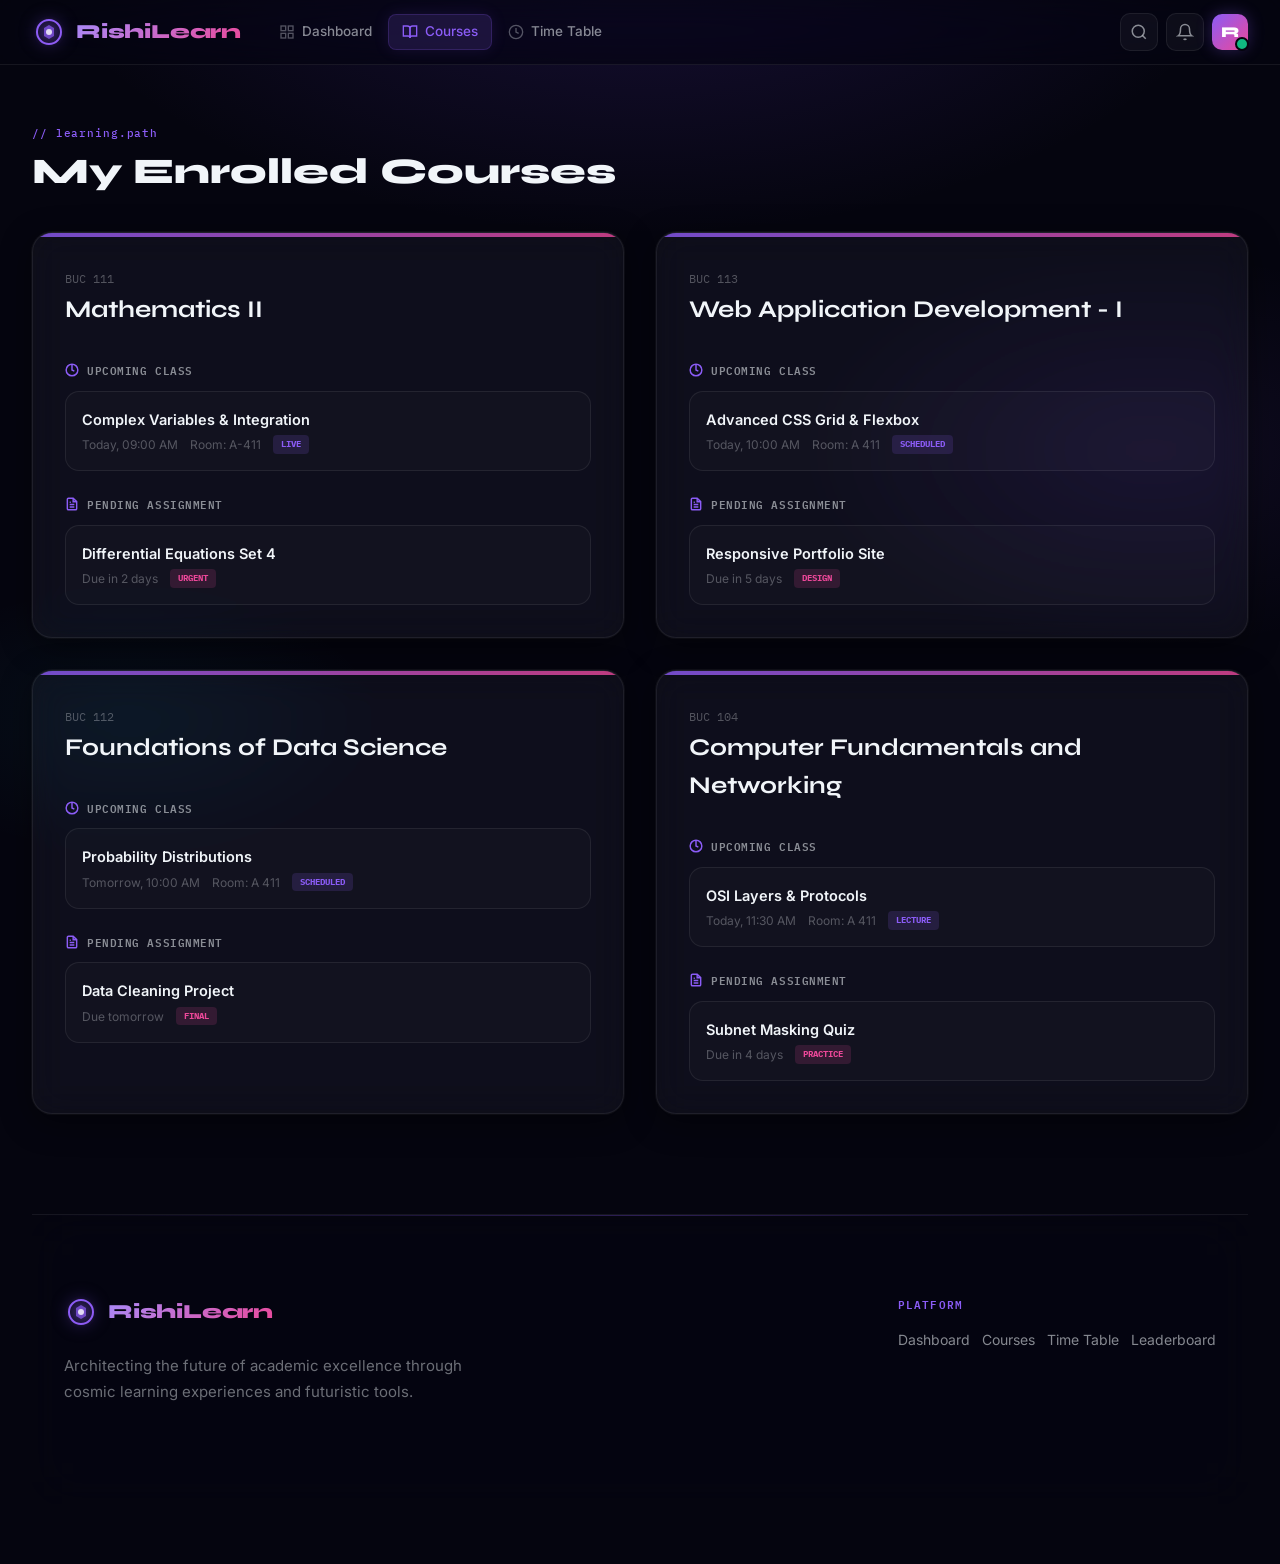
<file: courses.html>
<!DOCTYPE html>
<html lang="en">
<head>
    <meta charset="UTF-8">
    <meta name="viewport" content="width=device-width, initial-scale=1.0">
    <title>RishiLearn - My Courses</title>
    <!-- Google Fonts -->
    <link rel="preconnect" href="https://fonts.googleapis.com">
    <link rel="preconnect" href="https://fonts.gstatic.com" crossorigin>
    <link href="https://fonts.googleapis.com/css2?family=IBM+Plex+Mono:wght@400;500;600&family=Inter:wght@400;500;600;700&family=Syne:wght@700;800&display=swap" rel="stylesheet">
    <link rel="stylesheet" href="./CSS/style.css">
    <link rel="stylesheet" href="./CSS/courses.css">
</head>
<body>
    <header class="navbar" id="navbar">
        <div class="nav-inner">
            <a href="#" class="brand" id="brand-logo">
                <div class="brand-orb">
                    <svg width="28" height="28" viewBox="0 0 28 28" fill="none">
                        <circle cx="14" cy="14" r="12" stroke="url(#orbGrad)" stroke-width="2"/>
                        <path d="M9 10 L14 7 L19 10 L19 18 L14 21 L9 18 Z" fill="url(#orbFill)" opacity="0.9"/>
                        <circle cx="14" cy="14" r="3" fill="#fff" opacity="0.8" />
                        <defs>
                            <linearGradient id="orbGrad" x1="0" y1="0" x2="28" y2="28">
                                <stop offset="0%" stop-color="#8b5cf6" />
                                <stop offset="100%" stop-color="#ec4899" />
                            </linearGradient>
                            <linearGradient id="orbFill" x1="0" y1="0" x2="28" y2="28">
                                <stop offset="0%" stop-color="#8b5cf6" stop-opacity="0.8" />
                                <stop offset="100%" stop-color="#ec4899" stop-opacity="0.6" />
                            </linearGradient>
                        </defs>
                    </svg>
                </div>
                <span class="brand-text">RishiLearn</span>
            </a>

            <!-- Sidebar-style Nav Links -->
            <nav class="nav-links" id="nav-links" aria-label="Main navigation">
                <a href="./dashboard.html" class="nav-item" id="nav-dashboard">
                    <svg width="16" height="16" viewBox="0 0 24 24" fill="none" stroke="currentColor" stroke-width="2">
                        <rect x="3" y="3" width="7" height="7" />
                        <rect x="14" y="3" width="7" height="7" />
                        <rect x="14" y="14" width="7" height="7" />
                        <rect x="3" y="14" width="7" height="7" />
                    </svg>
                    Dashboard
                </a>
                <a href="./courses.html" class="nav-item active" id="nav-courses">
                    <svg width="16" height="16" viewBox="0 0 24 24" fill="none" stroke="currentColor" stroke-width="2">
                        <path d="M2 3h6a4 4 0 0 1 4 4v14a3 3 0 0 0-3-3H2z" />
                        <path d="M22 3h-6a4 4 0 0 0-4 4v14a3 3 0 0 1 3-3h7z" />
                    </svg>
                    Courses
                </a>
                
                <a href="./time-table.html" class="nav-item" id="nav-timetable">
                    <svg width="16" height="16" viewBox="0 0 24 24" fill="none" stroke="currentColor" stroke-width="2">
                    <circle cx="12" cy="12" r="10" />
                    <polyline points="12 6 12 12 16 14" />
                    </svg>
                    Time Table
                </a>
            </nav>

            <!-- Nav Actions -->
            <div class="nav-actions">
                <button class="nav-search-btn" id="nav-search-btn" aria-label="Search">
                    <svg width="18" height="18" viewBox="0 0 24 24" fill="none" stroke="currentColor" stroke-width="2">
                    <circle cx="11" cy="11" r="8" />
                    <line x1="21" y1="21" x2="16.65" y2="16.65" />
                    </svg>
                </button>
                <button class="btn-notify" id="btn-notify" aria-label="Notifications">
                    <svg width="18" height="18" viewBox="0 0 24 24" fill="none" stroke="currentColor" stroke-width="2">
                        <path d="M18 8A6 6 0 0 0 6 8c0 7-3 9-3 9h18s-3-2-3-9" />
                        <path d="M13.73 21a2 2 0 0 1-3.46 0" />
                    </svg>
                </button>
                <div class="avatar-wrap" id="user-avatar">
                    <div class="avatar">R</div>
                    <span class="avatar-status"></span>
                    
                    <div class="dropdown-menu" id="avatar-dropdown">
                      <a href="#" class="dropdown-item">
                        <svg width="16" height="16" viewBox="0 0 24 24" fill="none" stroke="currentColor" stroke-width="2">
                          <path d="M20 21v-2a4 4 0 0 0-4-4H8a4 4 0 0 0-4 4v2"></path>
                          <circle cx="12" cy="7" r="4"></circle>
                        </svg>
                        Profile
                      </a>
                      <a href="#" class="dropdown-item">
                        <svg width="16" height="16" viewBox="0 0 24 24" fill="none" stroke="currentColor" stroke-width="2">
                          <polyline points="22 12 18 12 15 21 9 3 6 12 2 12"></polyline>
                        </svg>
                        Activity
                      </a>
                      <a href="index.html" class="dropdown-item logout-item">
                        <svg width="16" height="16" viewBox="0 0 24 24" fill="none" stroke="currentColor" stroke-width="2">
                          <path d="M9 21H5a2 2 0 0 1-2-2V5a2 2 0 0 1 2-2h4"></path>
                          <polyline points="16 17 21 12 16 7"></polyline>
                          <line x1="21" y1="12" x2="9" y2="12"></line>
                        </svg>
                        Log Out
                      </a>
                    </div>
                </div>
                <button class="hamburger" id="hamburger" aria-label="Toggle menu" aria-expanded="false">
                    <span></span><span></span><span></span>
                </button>
            </div>
        </div>
    </header>

    <main class="courses-section">
        <div class="container">
            <header class="section-header">

                <div class="section-title-group">
                    <span class="section-label-mono">// learning.path</span>
                    <h1 class="section-title">My Enrolled Courses</h1>
                </div>
            </header>

            <div class="courses-grid">
                <!-- Course 1: Maths -->
                <div class="glass-card course-card">
                    <div class="course-info">
                        <span class="course-code">BUC 111</span>
                        <h3>Mathematics II</h3>
                    </div>

                    <div class="card-content-block">
                        <div class="block-header">
                            <svg width="14" height="14" viewBox="0 0 24 24" fill="none" stroke="currentColor" stroke-width="2.5"><path d="M12 2v10l4 2"></path><circle cx="12" cy="12" r="10"></circle></svg>
                            Upcoming Class
                        </div>
                        <div class="item-detail">
                            <div class="item-title">Complex Variables & Integration</div>
                            <div class="item-meta">
                                <span>Today, 09:00 AM</span>
                                <span>Room: A-411</span>
                                <span class="badge badge-upcoming">Live</span>
                            </div>
                        </div>
                    </div>

                    <div class="card-content-block">
                        <div class="block-header">
                            <svg width="14" height="14" viewBox="0 0 24 24" fill="none" stroke="currentColor" stroke-width="2.5"><path d="M14 2H6a2 2 0 0 0-2 2v16a2 2 0 0 0 2 2h12a2 2 0 0 0 2-2V8z"></path><polyline points="14 2 14 8 20 8"></polyline><line x1="16" y1="13" x2="8" y2="13"></line><line x1="16" y1="17" x2="8" y2="17"></line><polyline points="10 9 9 9 8 9"></polyline></svg>
                            Pending Assignment
                        </div>
                        <div class="item-detail">
                            <div class="item-title">Differential Equations Set 4</div>
                            <div class="item-meta">
                                <span>Due in 2 days</span>
                                <span class="badge badge-assignment">Urgent</span>
                            </div>
                        </div>
                    </div>
                </div>

                <!-- Course 2: WAD -->
                <div class="glass-card course-card">
                    <div class="course-info">
                        <span class="course-code">BUC 113</span>
                        <h3>Web Application Development - I</h3>
                    </div>

                    <div class="card-content-block">
                        <div class="block-header">
                            <svg width="14" height="14" viewBox="0 0 24 24" fill="none" stroke="currentColor" stroke-width="2.5"><path d="M12 2v10l4 2"></path><circle cx="12" cy="12" r="10"></circle></svg>
                            Upcoming Class
                        </div>
                        <div class="item-detail">
                            <div class="item-title">Advanced CSS Grid & Flexbox</div>
                            <div class="item-meta">
                                <span>Today, 10:00 AM</span>
                                <span>Room: A 411</span>
                                <span class="badge badge-upcoming">Scheduled</span>
                            </div>
                        </div>
                    </div>

                    <div class="card-content-block">
                        <div class="block-header">
                            <svg width="14" height="14" viewBox="0 0 24 24" fill="none" stroke="currentColor" stroke-width="2.5"><path d="M14 2H6a2 2 0 0 0-2 2v16a2 2 0 0 0 2 2h12a2 2 0 0 0 2-2V8z"></path><polyline points="14 2 14 8 20 8"></polyline><line x1="16" y1="13" x2="8" y2="13"></line><line x1="16" y1="17" x2="8" y2="17"></line><polyline points="10 9 9 9 8 9"></polyline></svg>
                            Pending Assignment
                        </div>
                        <div class="item-detail">
                            <div class="item-title">Responsive Portfolio Site</div>
                            <div class="item-meta">
                                <span>Due in 5 days</span>
                                <span class="badge badge-assignment">Design</span>
                            </div>
                        </div>
                    </div>
                </div>

                <!-- Course 3: FDS -->
                <div class="glass-card course-card">
                    <div class="course-info">
                        <span class="course-code">BUC 112</span>
                        <h3>Foundations of Data Science</h3>
                    </div>

                    <div class="card-content-block">
                        <div class="block-header">
                            <svg width="14" height="14" viewBox="0 0 24 24" fill="none" stroke="currentColor" stroke-width="2.5"><path d="M12 2v10l4 2"></path><circle cx="12" cy="12" r="10"></circle></svg>
                            Upcoming Class
                        </div>
                        <div class="item-detail">
                            <div class="item-title">Probability Distributions</div>
                            <div class="item-meta">
                                <span>Tomorrow, 10:00 AM</span>
                                <span>Room: A 411</span>
                                <span class="badge badge-upcoming">Scheduled</span>
                            </div>
                        </div>
                    </div>

                    <div class="card-content-block">
                        <div class="block-header">
                            <svg width="14" height="14" viewBox="0 0 24 24" fill="none" stroke="currentColor" stroke-width="2.5"><path d="M14 2H6a2 2 0 0 0-2 2v16a2 2 0 0 0 2 2h12a2 2 0 0 0 2-2V8z"></path><polyline points="14 2 14 8 20 8"></polyline><line x1="16" y1="13" x2="8" y2="13"></line><line x1="16" y1="17" x2="8" y2="17"></line><polyline points="10 9 9 9 8 9"></polyline></svg>
                            Pending Assignment
                        </div>
                        <div class="item-detail">
                            <div class="item-title">Data Cleaning Project</div>
                            <div class="item-meta">
                                <span>Due tomorrow</span>
                                <span class="badge badge-assignment">Final</span>
                            </div>
                        </div>
                    </div>
                </div>

                <!-- Course 4: CN -->
                <div class="glass-card course-card">
                    <div class="course-info">
                        <span class="course-code">BUC 104</span>
                        <h3>Computer Fundamentals and Networking</h3>
                    </div>

                    <div class="card-content-block">
                        <div class="block-header">
                            <svg width="14" height="14" viewBox="0 0 24 24" fill="none" stroke="currentColor" stroke-width="2.5"><path d="M12 2v10l4 2"></path><circle cx="12" cy="12" r="10"></circle></svg>
                            Upcoming Class
                        </div>
                        <div class="item-detail">
                            <div class="item-title">OSI Layers & Protocols</div>
                            <div class="item-meta">
                                <span>Today, 11:30 AM</span>
                                <span>Room: A 411</span>
                                <span class="badge badge-upcoming">Lecture</span>
                            </div>
                        </div>
                    </div>

                    <div class="card-content-block">
                        <div class="block-header">
                            <svg width="14" height="14" viewBox="0 0 24 24" fill="none" stroke="currentColor" stroke-width="2.5"><path d="M14 2H6a2 2 0 0 0-2 2v16a2 2 0 0 0 2 2h12a2 2 0 0 0 2-2V8z"></path><polyline points="14 2 14 8 20 8"></polyline><line x1="16" y1="13" x2="8" y2="13"></line><line x1="16" y1="17" x2="8" y2="17"></line><polyline points="10 9 9 9 8 9"></polyline></svg>
                            Pending Assignment
                        </div>
                        <div class="item-detail">
                            <div class="item-title">Subnet Masking Quiz</div>
                            <div class="item-meta">
                                <span>Due in 4 days</span>
                                <span class="badge badge-assignment">Practice</span>
                            </div>
                        </div>
                    </div>
                </div>
            </div>
    <footer class="footer">
      <div class="container">
        <div class="footer-content">
          <div class="footer-brand">
            <a href="#" class="brand">
              <div class="brand-orb">
                <svg width="28" height="28" viewBox="0 0 28 28" fill="none">
                  <circle cx="14" cy="14" r="12" stroke="url(#footerOrbGrad)" stroke-width="2"/>
                  <path d="M9 10 L14 7 L19 10 L19 18 L14 21 L9 18 Z" fill="url(#footerOrbFill)" opacity="0.9"/>
                  <circle cx="14" cy="14" r="3" fill="#fff" opacity="0.8" />
                  <defs>
                    <linearGradient id="footerOrbGrad" x1="0" y1="0" x2="28" y2="28">
                      <stop offset="0%" stop-color="#8b5cf6" />
                      <stop offset="100%" stop-color="#ec4899" />
                    </linearGradient>
                    <linearGradient id="footerOrbFill" x1="0" y1="0" x2="28" y2="28">
                      <stop offset="0%" stop-color="#8b5cf6" stop-opacity="0.8" />
                      <stop offset="100%" stop-color="#ec4899" stop-opacity="0.6" />
                    </linearGradient>
                  </defs>
                </svg>
              </div>
              <span class="brand-text">RishiLearn</span>
            </a>
            <p class="footer-desc">Architecting the future of academic excellence through cosmic learning experiences and futuristic tools.</p>
          </div>
          <nav class="footer-nav">
            <div class="footer-nav-col">
              <span class="footer-nav-title">Platform</span>
              <div class="footer-nav-links">
                <a href="dashboard.html">Dashboard</a>
                <a href="courses.html">Courses</a>
                <a href="time-table.html">Time Table</a>
                <a href="#">Leaderboard</a>
              </div>
            </div>
          </nav>
        </div>

      </div>
    </footer>

    <script>
      document.addEventListener("DOMContentLoaded", () => {
        const userAvatar = document.getElementById("user-avatar");
        const avatarDropdown = document.getElementById("avatar-dropdown");

        if (userAvatar && avatarDropdown) {
          userAvatar.addEventListener("click", (e) => {
            e.stopPropagation();
            avatarDropdown.classList.toggle("show");
          });

          document.addEventListener("click", (e) => {
            if (!userAvatar.contains(e.target)) {
              avatarDropdown.classList.remove("show");
            }
          });
        }
      });
    </script>
</body>
</html>
</file>
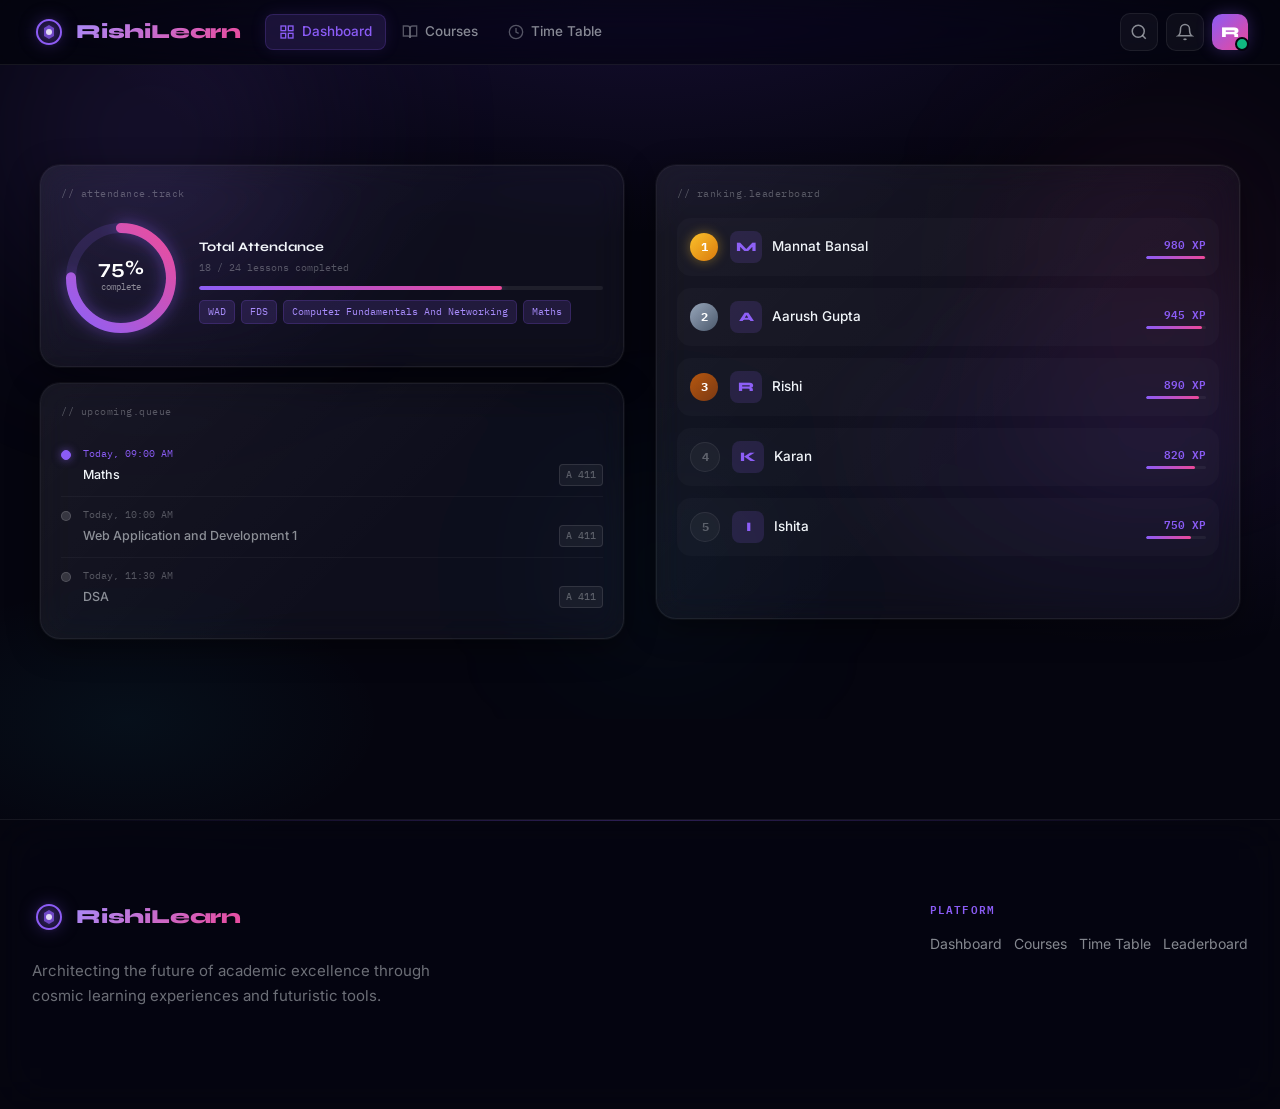
<file: dashboard.html>
<!doctype html>
<html lang="en">
  <head>
    <meta charset="UTF-8" />
    <meta name="viewport" content="width=device-width, initial-scale=1.0" />
    <title>RishiLearn - Dashboard</title>
    <!-- Google Fonts -->
    <link rel="preconnect" href="https://fonts.googleapis.com">
    <link rel="preconnect" href="https://fonts.gstatic.com" crossorigin>
    <link href="https://fonts.googleapis.com/css2?family=IBM+Plex+Mono:wght@400;500;600&family=Inter:wght@400;500;600;700&family=Syne:wght@700;800&display=swap" rel="stylesheet">
    <link rel="stylesheet" href="./CSS/style.css" />
  </head>
  <body>
    <header class="navbar" id="navbar">
      <div class="nav-inner">
        <a href="#" class="brand" id="brand-logo">
          <div class="brand-orb">
            <svg width="28" height="28" viewBox="0 0 28 28" fill="none">
              <circle
                cx="14"
                cy="14"
                r="12"
                stroke="url(#orbGrad)"
                stroke-width="2"
              />
              <path
                d="M9 10 L14 7 L19 10 L19 18 L14 21 L9 18 Z"
                fill="url(#orbFill)"
                opacity="0.9"
              />
              <circle cx="14" cy="14" r="3" fill="#fff" opacity="0.8" />
              <defs>
                <linearGradient id="orbGrad" x1="0" y1="0" x2="28" y2="28">
                  <stop offset="0%" stop-color="#8b5cf6" />
                  <stop offset="100%" stop-color="#ec4899" />
                </linearGradient>
                <linearGradient id="orbFill" x1="0" y1="0" x2="28" y2="28">
                  <stop offset="0%" stop-color="#8b5cf6" stop-opacity="0.8" />
                  <stop offset="100%" stop-color="#ec4899" stop-opacity="0.6" />
                </linearGradient>
              </defs>
            </svg>
          </div>
          <span class="brand-text">RishiLearn</span>
        </a>

        <!-- Sidebar-style Nav Links -->
        <nav class="nav-links" id="nav-links" aria-label="Main navigation">
          <a href="./dashboard.html" class="nav-item active" id="nav-dashboard">
            <svg
              width="16"
              height="16"
              viewBox="0 0 24 24"
              fill="none"
              stroke="currentColor"
              stroke-width="2"
            >
              <rect x="3" y="3" width="7" height="7" />
              <rect x="14" y="3" width="7" height="7" />
              <rect x="14" y="14" width="7" height="7" />
              <rect x="3" y="14" width="7" height="7" />
            </svg>
            Dashboard
          </a>
          
          <a href="./courses.html" class="nav-item" id="nav-courses">
            <svg
              width="16"
              height="16"
              viewBox="0 0 24 24"
              fill="none"
              stroke="currentColor"
              stroke-width="2"
            >
              <path d="M2 3h6a4 4 0 0 1 4 4v14a3 3 0 0 0-3-3H2z" />
              <path d="M22 3h-6a4 4 0 0 0-4 4v14a3 3 0 0 1 3-3h7z" />
            </svg>
            Courses
          </a>

          <a href="./time-table.html" class="nav-item" id="nav-timetable">
            <svg
              width="16"
              height="16"
              viewBox="0 0 24 24"
              fill="none"
              stroke="currentColor"
              stroke-width="2"
            >
              <circle cx="12" cy="12" r="10" />
              <polyline points="12 6 12 12 16 14" />
            </svg>
            Time Table
          </a>
        </nav>

        <!-- Nav Actions -->
        <div class="nav-actions">
          <button
            class="nav-search-btn"
            id="nav-search-btn"
            aria-label="Search"
          >
            <svg
              width="18"
              height="18"
              viewBox="0 0 24 24"
              fill="none"
              stroke="currentColor"
              stroke-width="2"
            >
              <circle cx="11" cy="11" r="8" />
              <line x1="21" y1="21" x2="16.65" y2="16.65" />
            </svg>
          </button>
          <button class="btn-notify" id="btn-notify" aria-label="Notifications">
            <svg
              width="18"
              height="18"
              viewBox="0 0 24 24"
              fill="none"
              stroke="currentColor"
              stroke-width="2"
            >
              <path d="M18 8A6 6 0 0 0 6 8c0 7-3 9-3 9h18s-3-2-3-9" />
              <path d="M13.73 21a2 2 0 0 1-3.46 0" />
            </svg>
          </button>
          <div class="avatar-wrap" id="user-avatar">
            <div class="avatar">R</div>
            <span class="avatar-status"></span>
            
            <div class="dropdown-menu" id="avatar-dropdown">
              <a href="#" class="dropdown-item">
                <svg width="16" height="16" viewBox="0 0 24 24" fill="none" stroke="currentColor" stroke-width="2">
                  <path d="M20 21v-2a4 4 0 0 0-4-4H8a4 4 0 0 0-4 4v2"></path>
                  <circle cx="12" cy="7" r="4"></circle>
                </svg>
                Profile
              </a>
              <a href="#" class="dropdown-item">
                <svg width="16" height="16" viewBox="0 0 24 24" fill="none" stroke="currentColor" stroke-width="2">
                  <polyline points="22 12 18 12 15 21 9 3 6 12 2 12"></polyline>
                </svg>
                Activity
              </a>
              <a href="index.html" class="dropdown-item logout-item">
                <svg width="16" height="16" viewBox="0 0 24 24" fill="none" stroke="currentColor" stroke-width="2">
                  <path d="M9 21H5a2 2 0 0 1-2-2V5a2 2 0 0 1 2-2h4"></path>
                  <polyline points="16 17 21 12 16 7"></polyline>
                  <line x1="21" y1="12" x2="9" y2="12"></line>
                </svg>
                Log Out
              </a>
            </div>
          </div>
          <button
            class="hamburger"
            id="hamburger"
            aria-label="Toggle menu"
            aria-expanded="false"
          >
            <span></span><span></span><span></span>
          </button>
        </div>
      </div>
    </header>

    <section class="hero" id="hero">
      <!-- Ambient glow orbs -->
      <div class="glow-orb glow-orb-1" aria-hidden="true"></div>
      <div class="glow-orb glow-orb-2" aria-hidden="true"></div>
      <div class="glow-orb glow-orb-3" aria-hidden="true"></div>

      <div class="container">
        <div class="hero-grid">

          <!-- Left Column: Existing Cards -->
          <div class="hero-left" id="hero-cards">
            <!-- Card 1: Course Progress -->
            <div class="glass-card card-progress" id="card-progress">
              <div class="card-header-line">
                <span class="card-label-mono">// attendance.track</span>
              </div>
              <div class="progress-visual">
                <div class="radial-chart" id="radial-chart">
                  <svg
                    class="radial-svg"
                    viewBox="0 0 120 120"
                    width="120"
                    height="120"
                  >
                    <circle
                      cx="60"
                      cy="60"
                      r="50"
                      fill="none"
                      stroke="rgba(139,92,246,0.15)"
                      stroke-width="10"
                    />
                    <circle
                      cx="60"
                      cy="60"
                      r="50"
                      fill="none"
                      stroke="url(#radialGrad)"
                      stroke-width="10"
                      stroke-dasharray="314"
                      stroke-dashoffset="78"
                      stroke-linecap="round"
                      transform="rotate(-90 60 60)"
                      class="radial-progress-ring"
                    />
                    <text
                      x="60"
                      y="56"
                      text-anchor="middle"
                      fill="#fff"
                      font-size="20"
                      font-weight="700"
                      font-family="Syne"
                    >
                      75%
                    </text>
                    <text
                      x="60"
                      y="72"
                      text-anchor="middle"
                      fill="rgba(255,255,255,0.5)"
                      font-size="9"
                      font-family="IBM Plex Mono"
                    >
                      complete
                    </text>
                    <defs>
                      <linearGradient
                        id="radialGrad"
                        x1="0"
                        y1="0"
                        x2="1"
                        y2="1"
                      >
                        <stop offset="0%" stop-color="#8b5cf6" />
                        <stop offset="100%" stop-color="#ec4899" />
                      </linearGradient>
                    </defs>
                  </svg>
                </div>
                <div class="progress-info">
                  <p class="progress-course-name">
                    Total Attendance
                  </p>
                  <p class="progress-detail-mono">18 / 24 lessons completed</p>
                  <div class="mini-progress-bar">
                    <div class="mini-progress-fill w-75"></div>
                  </div>
                  <div class="skill-tags">
                    <span class="skill-tag">WAD</span>
                    <span class="skill-tag">FDS</span>
                    <span class="skill-tag">Computer Fundamentals And Networking</span>
                    <span class="skill-tag">Maths</span>
                  </div>
                </div>
              </div>
            </div>


            <!-- Card 3: Upcoming Lessons -->
            <div class="glass-card card-upcoming" id="card-upcoming">
              <div class="card-header-line">
                <span class="card-label-mono">// upcoming.queue</span>
              </div>
              <ul class="timeline-list">
                <li class="timeline-item timeline-active">
                  <div class="timeline-dot"></div>
                  <div class="timeline-content">
                    <span class="tl-time-mono">Today, 09:00 AM</span>
                    <span class="tl-title">Maths <span class="room-number">A 411</span></span>
                  </div>
                </li>
                <li class="timeline-item">
                  <div class="timeline-dot"></div>
                  <div class="timeline-content">
                    <span class="tl-time-mono">Today, 10:00 AM</span>
                    <span class="tl-title">Web Application and Development 1 <span class="room-number">A 411</span></span>
                  </div>
                </li>
                <li class="timeline-item">
                  <div class="timeline-dot"></div>
                  <div class="timeline-content">
                    <span class="tl-time-mono">Today, 11:30 AM</span>
                    <span class="tl-title">DSA <span class="room-number">A 411</span></span>
                  </div>
                </li>
              </ul>
            </div>
          </div>

          <!-- Right Column: Leaderboard Card -->
          <div class="hero-right" id="hero-leaderboard">
            <div class="glass-card card-leaderboard">
              <div class="card-header-line">
                <span class="card-label-mono">// ranking.leaderboard</span>
              </div>
              <ul class="leaderboard-list">
                <li class="leaderboard-item rank-1">
                  <div class="rank-badge">1</div>
                  <div class="user-info">
                    <div class="user-avatar-sm">M</div>
                    <span class="user-name">Mannat Bansal</span>
                  </div>
                  <div class="user-stats">
                    <span class="user-xp">980 XP</span>
                    <div class="xp-bar"><div class="xp-fill w-98"></div></div>
                  </div>
                </li>
                <li class="leaderboard-item rank-2">
                  <div class="rank-badge">2</div>
                  <div class="user-info">
                    <div class="user-avatar-sm">A</div>
                    <span class="user-name">Aarush Gupta</span>
                  </div>
                  <div class="user-stats">
                    <span class="user-xp">945 XP</span>
                    <div class="xp-bar"><div class="xp-fill w-94"></div></div>
                  </div>
                </li>
                <li class="leaderboard-item rank-3">
                  <div class="rank-badge">3</div>
                  <div class="user-info">
                    <div class="user-avatar-sm">R</div>
                    <span class="user-name">Rishi</span>
                  </div>
                  <div class="user-stats">
                    <span class="user-xp">890 XP</span>
                    <div class="xp-bar"><div class="xp-fill w-89"></div></div>
                  </div>
                </li>
                <li class="leaderboard-item">
                  <div class="rank-badge">4</div>
                  <div class="user-info">
                    <div class="user-avatar-sm">K</div>
                    <span class="user-name">Karan</span>
                  </div>
                  <div class="user-stats">
                    <span class="user-xp">820 XP</span>
                    <div class="xp-bar"><div class="xp-fill w-82"></div></div>
                  </div>
                </li>
                <li class="leaderboard-item">
                  <div class="rank-badge">5</div>
                  <div class="user-info">
                    <div class="user-avatar-sm">I</div>
                    <span class="user-name">Ishita</span>
                  </div>
                  <div class="user-stats">
                    <span class="user-xp">750 XP</span>
                    <div class="xp-bar"><div class="xp-fill w-75"></div></div>
                  </div>
                </li>
              </ul>
            </div>
          </div>
          <!-- /hero-right -->
        </div>
      </div>
    </section>
    <footer class="footer">
      <div class="container">
        <div class="footer-content">
          <div class="footer-brand">
            <a href="#" class="brand">
              <div class="brand-orb">
                <svg width="28" height="28" viewBox="0 0 28 28" fill="none">
                  <circle cx="14" cy="14" r="12" stroke="url(#footerOrbGrad)" stroke-width="2"/>
                  <path d="M9 10 L14 7 L19 10 L19 18 L14 21 L9 18 Z" fill="url(#footerOrbFill)" opacity="0.9"/>
                  <circle cx="14" cy="14" r="3" fill="#fff" opacity="0.8" />
                  <defs>
                    <linearGradient id="footerOrbGrad" x1="0" y1="0" x2="28" y2="28">
                      <stop offset="0%" stop-color="#8b5cf6" />
                      <stop offset="100%" stop-color="#ec4899" />
                    </linearGradient>
                    <linearGradient id="footerOrbFill" x1="0" y1="0" x2="28" y2="28">
                      <stop offset="0%" stop-color="#8b5cf6" stop-opacity="0.8" />
                      <stop offset="100%" stop-color="#ec4899" stop-opacity="0.6" />
                    </linearGradient>
                  </defs>
                </svg>
              </div>
              <span class="brand-text">RishiLearn</span>
            </a>
            <p class="footer-desc">Architecting the future of academic excellence through cosmic learning experiences and futuristic tools.</p>
          </div>
          <nav class="footer-nav">
            <div class="footer-nav-col">
              <span class="footer-nav-title">Platform</span>
              <div class="footer-nav-links">
                <a href="dashboard.html">Dashboard</a>
                <a href="courses.html">Courses</a>
                <a href="time-table.html">Time Table</a>
                <a href="#">Leaderboard</a>
              </div>
            </div>
          </nav>
        </div>

      </div>
    </footer>

    <script>
      document.addEventListener("DOMContentLoaded", () => {
        const userAvatar = document.getElementById("user-avatar");
        const avatarDropdown = document.getElementById("avatar-dropdown");

        if (userAvatar && avatarDropdown) {
          userAvatar.addEventListener("click", (e) => {
            e.stopPropagation();
            avatarDropdown.classList.toggle("show");
          });

          document.addEventListener("click", (e) => {
            if (!userAvatar.contains(e.target)) {
              avatarDropdown.classList.remove("show");
            }
          });
        }
      });
    </script>
  </body>
</html>
</file>
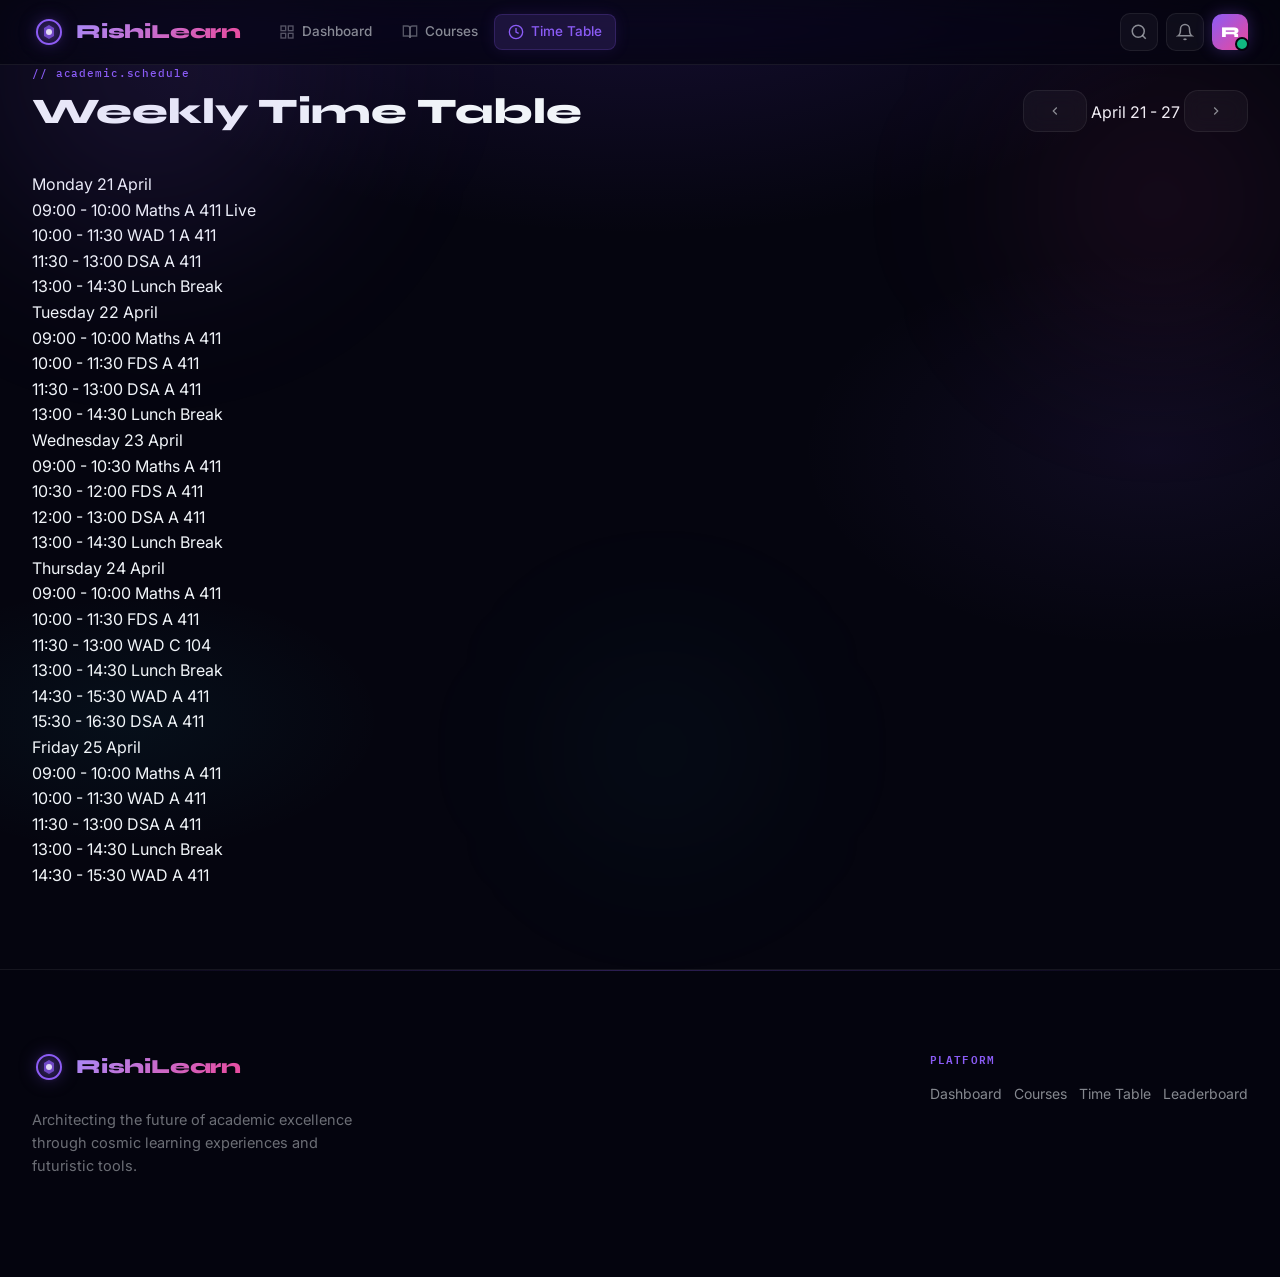
<file: time-table.html>
<!DOCTYPE html>
<html lang="en">
<head>
    <meta charset="UTF-8">
    <meta name="viewport" content="width=device-width, initial-scale=1.0">
    <title>RishiLearn - Time Table</title>
    <!-- Google Fonts -->
    <link rel="preconnect" href="https://fonts.googleapis.com">
    <link rel="preconnect" href="https://fonts.gstatic.com" crossorigin>
    <link href="https://fonts.googleapis.com/css2?family=IBM+Plex+Mono:wght@400;500;600&family=Inter:wght@400;500;600;700&family=Syne:wght@700;800&display=swap" rel="stylesheet">
    <link rel="stylesheet" href="./CSS/style.css">
    <link rel="stylesheet" href="./CSS/time-table.css">
</head>
<body>
    <header class="navbar" id="navbar">
        <div class="nav-inner">
            <a href="#" class="brand" id="brand-logo">
                <div class="brand-orb">
                    <svg width="28" height="28" viewBox="0 0 28 28" fill="none">
                        <circle cx="14" cy="14" r="12" stroke="url(#orbGrad)" stroke-width="2"/>
                        <path d="M9 10 L14 7 L19 10 L19 18 L14 21 L9 18 Z" fill="url(#orbFill)" opacity="0.9"/>
                        <circle cx="14" cy="14" r="3" fill="#fff" opacity="0.8" />
                        <defs>
                            <linearGradient id="orbGrad" x1="0" y1="0" x2="28" y2="28">
                                <stop offset="0%" stop-color="#8b5cf6" />
                                <stop offset="100%" stop-color="#ec4899" />
                            </linearGradient>
                            <linearGradient id="orbFill" x1="0" y1="0" x2="28" y2="28">
                                <stop offset="0%" stop-color="#8b5cf6" stop-opacity="0.8" />
                                <stop offset="100%" stop-color="#ec4899" stop-opacity="0.6" />
                            </linearGradient>
                        </defs>
                    </svg>
                </div>
                <span class="brand-text">RishiLearn</span>
            </a>

            <!-- Sidebar-style Nav Links -->
            <nav class="nav-links" id="nav-links" aria-label="Main navigation">
                <a href="./dashboard.html" class="nav-item" id="nav-dashboard">
                    <svg width="16" height="16" viewBox="0 0 24 24" fill="none" stroke="currentColor" stroke-width="2">
                        <rect x="3" y="3" width="7" height="7" />
                        <rect x="14" y="3" width="7" height="7" />
                        <rect x="14" y="14" width="7" height="7" />
                        <rect x="3" y="14" width="7" height="7" />
                    </svg>
                    Dashboard
                </a>
                <a href="./courses.html" class="nav-item" id="nav-courses">
                    <svg width="16" height="16" viewBox="0 0 24 24" fill="none" stroke="currentColor" stroke-width="2">
                        <path d="M2 3h6a4 4 0 0 1 4 4v14a3 3 0 0 0-3-3H2z" />
                        <path d="M22 3h-6a4 4 0 0 0-4 4v14a3 3 0 0 1 3-3h7z" />
                    </svg>
                    Courses
                </a>
                
                <a href="./time-table.html" class="nav-item active" id="nav-timetable">
                    <svg width="16" height="16" viewBox="0 0 24 24" fill="none" stroke="currentColor" stroke-width="2">
                    <circle cx="12" cy="12" r="10" />
                    <polyline points="12 6 12 12 16 14" />
                    </svg>
                    Time Table
                </a>
            </nav>

            <!-- Nav Actions -->
            <div class="nav-actions">
                <button class="nav-search-btn" id="nav-search-btn" aria-label="Search">
                    <svg width="18" height="18" viewBox="0 0 24 24" fill="none" stroke="currentColor" stroke-width="2">
                    <circle cx="11" cy="11" r="8" />
                    <line x1="21" y1="21" x2="16.65" y2="16.65" />
                    </svg>
                </button>
                <button class="btn-notify" id="btn-notify" aria-label="Notifications">
                    <svg width="18" height="18" viewBox="0 0 24 24" fill="none" stroke="currentColor" stroke-width="2">
                        <path d="M18 8A6 6 0 0 0 6 8c0 7-3 9-3 9h18s-3-2-3-9" />
                        <path d="M13.73 21a2 2 0 0 1-3.46 0" />
                    </svg>
                </button>
                <div class="avatar-wrap" id="user-avatar">
                    <div class="avatar">R</div>
                    <span class="avatar-status"></span>
                    
                    <div class="dropdown-menu" id="avatar-dropdown">
                      <a href="#" class="dropdown-item">
                        <svg width="16" height="16" viewBox="0 0 24 24" fill="none" stroke="currentColor" stroke-width="2">
                          <path d="M20 21v-2a4 4 0 0 0-4-4H8a4 4 0 0 0-4 4v2"></path>
                          <circle cx="12" cy="7" r="4"></circle>
                        </svg>
                        Profile
                      </a>
                      <a href="#" class="dropdown-item">
                        <svg width="16" height="16" viewBox="0 0 24 24" fill="none" stroke="currentColor" stroke-width="2">
                          <polyline points="22 12 18 12 15 21 9 3 6 12 2 12"></polyline>
                        </svg>
                        Activity
                      </a>
                      <a href="index.html" class="dropdown-item logout-item">
                        <svg width="16" height="16" viewBox="0 0 24 24" fill="none" stroke="currentColor" stroke-width="2">
                          <path d="M9 21H5a2 2 0 0 1-2-2V5a2 2 0 0 1 2-2h4"></path>
                          <polyline points="16 17 21 12 16 7"></polyline>
                          <line x1="21" y1="12" x2="9" y2="12"></line>
                        </svg>
                        Log Out
                      </a>
                    </div>
                </div>
                <button class="hamburger" id="hamburger" aria-label="Toggle menu" aria-expanded="false">
                    <span></span><span></span><span></span>
                </button>
            </div>
        </div>
    </header>
    <main class="timetable-section">
        <!-- Ambient glow orbs -->
        <div class="glow-orb glow-orb-1" aria-hidden="true"></div>
        <div class="glow-orb glow-orb-2" aria-hidden="true"></div>
        <div class="glow-orb glow-orb-3" aria-hidden="true"></div>

        <div class="container">
            <header class="section-header">
                <div class="section-title-group">
                    <span class="section-label-mono">// academic.schedule</span>
                    <h1 class="section-title">Weekly Time Table</h1>
                </div>
                <div class="header-actions">
                    <div class="week-picker">
                        <button class="btn-ghost btn-sm">
                            <svg width="14" height="14" viewBox="0 0 24 24" fill="none" stroke="currentColor" stroke-width="2"><polyline points="15 18 9 12 15 6"></polyline></svg>
                        </button>
                        <span class="current-week">April 21 - 27</span>
                        <button class="btn-ghost btn-sm">
                            <svg width="14" height="14" viewBox="0 0 24 24" fill="none" stroke="currentColor" stroke-width="2"><polyline points="9 18 15 12 9 6"></polyline></svg>
                        </button>
                    </div>
                </div>
            </header>

            <div class="timetable-container">
                <div class="timetable-grid">
                    <!-- Day: Monday -->
                    <div class="day-column">
                        <div class="day-header">
                            <span class="day-name">Monday</span>
                            <span class="day-date">21 April</span>
                        </div>
                        <div class="class-list">
                            <div class="class-card active">
                                <span class="class-time">09:00 - 10:00</span>
                                <span class="class-title">Maths</span>
                                <span class="class-room">A 411</span>
                                <span class="class-tag">Live</span>
                            </div>
                            <div class="class-card">
                                <span class="class-time">10:00 - 11:30</span>
                                <span class="class-title">WAD 1</span>
                                <span class="class-room">A 411</span>
                            </div>
                            <div class="class-card">
                                <span class="class-time">11:30 - 13:00</span>
                                <span class="class-title">DSA</span>
                                <span class="class-room">A 411</span>
                            </div>
                            <div class="class-card break">
                                <span class="class-time">13:00 - 14:30</span>
                                <span class="class-title">Lunch Break</span>
                            </div>
                        </div>
                    </div>

                    <!-- Day: Tuesday -->
                    <div class="day-column">
                        <div class="day-header">
                            <span class="day-name">Tuesday</span>
                            <span class="day-date">22 April</span>
                        </div>
                        <div class="class-list">
                            <div class="class-card">
                                <span class="class-time">09:00 - 10:00</span>
                                <span class="class-title">Maths</span>
                                <span class="class-room">A 411</span>
                            </div>
                            <div class="class-card">
                                <span class="class-time">10:00 - 11:30</span>
                                <span class="class-title">FDS</span>
                                <span class="class-room">A 411</span>
                            </div>
                            <div class="class-card">
                                <span class="class-time">11:30 - 13:00</span>
                                <span class="class-title">DSA</span>
                                <span class="class-room">A 411</span>
                            </div>
                            <div class="class-card break">
                                <span class="class-time">13:00 - 14:30</span>
                                <span class="class-title">Lunch Break</span>
                            </div>
                        </div>
                    </div>

                    <!-- Day: Wednesday -->
                    <div class="day-column">
                        <div class="day-header">
                            <span class="day-name">Wednesday</span>
                            <span class="day-date">23 April</span>
                        </div>
                        <div class="class-list">
                            <div class="class-card">
                                <span class="class-time">09:00 - 10:30</span>
                                <span class="class-title">Maths</span>
                                <span class="class-room">A 411</span>
                            </div>
                            <div class="class-card">
                                <span class="class-time">10:30 - 12:00</span>
                                <span class="class-title">FDS</span>
                                <span class="class-room">A 411</span>
                            </div>
                            <div class="class-card">
                                <span class="class-time">12:00 - 13:00</span>
                                <span class="class-title">DSA</span>
                                <span class="class-room">A 411</span>
                            </div>
                            <div class="class-card break">
                                <span class="class-time">13:00 - 14:30</span>
                                <span class="class-title">Lunch Break</span>
                            </div>
                        </div>
                    </div>

                    <!-- Day: Thursday -->
                    <div class="day-column">
                        <div class="day-header">
                            <span class="day-name">Thursday</span>
                            <span class="day-date">24 April</span>
                        </div>
                        <div class="class-list">
                            <div class="class-card">
                                <span class="class-time">09:00 - 10:00</span>
                                <span class="class-title">Maths</span>
                                <span class="class-room">A 411</span>
                            </div>
                            <div class="class-card">
                                <span class="class-time">10:00 - 11:30</span>
                                <span class="class-title">FDS</span>
                                <span class="class-room">A 411</span>
                            </div>
                            <div class="class-card">
                                <span class="class-time">11:30 - 13:00</span>
                                <span class="class-title">WAD</span>
                                <span class="class-room">C 104</span>
                            </div>
                            <div class="class-card break">
                                <span class="class-time">13:00 - 14:30</span>
                                <span class="class-title">Lunch Break</span>
                            </div>
                            <div class="class-card">
                                <span class="class-time">14:30 - 15:30</span>
                                <span class="class-title">WAD</span>
                                <span class="class-room">A 411</span>
                            </div>
                            <div class="class-card">
                                <span class="class-time">15:30 - 16:30</span>
                                <span class="class-title">DSA</span>
                                <span class="class-room">A 411</span>
                            </div>
                        </div>
                    </div>

                    <!-- Day: Friday -->
                    <div class="day-column">
                        <div class="day-header">
                            <span class="day-name">Friday</span>
                            <span class="day-date">25 April</span>
                        </div>
                        <div class="class-list">
                            <div class="class-card">
                                <span class="class-time">09:00 - 10:00</span>
                                <span class="class-title">Maths</span>
                                <span class="class-room">A 411</span>
                            </div>
                            <div class="class-card">
                                <span class="class-time">10:00 - 11:30</span>
                                <span class="class-title">WAD</span>
                                <span class="class-room">A 411</span>
                            </div>
                            <div class="class-card">
                                <span class="class-time">11:30 - 13:00</span>
                                <span class="class-title">DSA</span>
                                <span class="class-room">A 411</span>
                            </div>
                            <div class="class-card break">
                                <span class="class-time">13:00 - 14:30</span>
                                <span class="class-title">Lunch Break</span>
                            </div>
                            <div class="class-card">
                                <span class="class-time">14:30 - 15:30</span>
                                <span class="class-title">WAD</span>
                                <span class="class-room">A 411</span>
                            </div>
                        </div>
                    </div>
                </div>
            </div>
        </div>
    </main>

    <footer class="footer">
      <div class="container">
        <div class="footer-content">
          <div class="footer-brand">
            <a href="#" class="brand">
              <div class="brand-orb">
                <svg width="28" height="28" viewBox="0 0 28 28" fill="none">
                  <circle cx="14" cy="14" r="12" stroke="url(#footerOrbGrad)" stroke-width="2"/>
                  <path d="M9 10 L14 7 L19 10 L19 18 L14 21 L9 18 Z" fill="url(#footerOrbFill)" opacity="0.9"/>
                  <circle cx="14" cy="14" r="3" fill="#fff" opacity="0.8" />
                  <defs>
                    <linearGradient id="footerOrbGrad" x1="0" y1="0" x2="28" y2="28">
                      <stop offset="0%" stop-color="#8b5cf6" />
                      <stop offset="100%" stop-color="#ec4899" />
                    </linearGradient>
                    <linearGradient id="footerOrbFill" x1="0" y1="0" x2="28" y2="28">
                      <stop offset="0%" stop-color="#8b5cf6" stop-opacity="0.8" />
                      <stop offset="100%" stop-color="#ec4899" stop-opacity="0.6" />
                    </linearGradient>
                  </defs>
                </svg>
              </div>
              <span class="brand-text">RishiLearn</span>
            </a>
            <p class="footer-desc">Architecting the future of academic excellence through cosmic learning experiences and futuristic tools.</p>
          </div>
          <nav class="footer-nav">
            <div class="footer-nav-col">
              <span class="footer-nav-title">Platform</span>
              <div class="footer-nav-links">
                <a href="dashboard.html">Dashboard</a>
                <a href="courses.html">Courses</a>
                <a href="time-table.html">Time Table</a>
                <a href="#">Leaderboard</a>
              </div>
            </div>
          </nav>
        </div>

      </div>
    </footer>

    <script>
      document.addEventListener("DOMContentLoaded", () => {
        const userAvatar = document.getElementById("user-avatar");
        const avatarDropdown = document.getElementById("avatar-dropdown");

        if (userAvatar && avatarDropdown) {
          userAvatar.addEventListener("click", (e) => {
            e.stopPropagation();
            avatarDropdown.classList.toggle("show");
          });

          document.addEventListener("click", (e) => {
            if (!userAvatar.contains(e.target)) {
              avatarDropdown.classList.remove("show");
            }
          });
        }
      });
    </script>
</body>

</html>
</file>
<file: CSS/style.css>
* {
  box-sizing: 0;
  margin: 0;
  padding: 0;
}

:root {
  --bg-base: #05050f;
  --bg-glass: rgba(255, 255, 255, 0.04);

  --violet: #8b5cf6;
  --violet-dim: rgba(139, 92, 246, 0.15);

  --pink: #ec4899;

  --green: #10b981;

  --border-glass: rgba(255, 255, 255, 0.07);
  --border-glow: rgba(139, 92, 246, 0.35);

  --text-primary: #f1f5f9;
  --text-secondary: rgba(241, 245, 249, 0.55);
  --text-muted: rgba(241, 245, 249, 0.3);

  --font-inter: "Inter", sans-serif;
  --font-mono: "IBM Plex Mono", monospace;
  --font-syne: "Syne", sans-serif;

  --trans-fast: 0.2s ease-in-out;
  --trans-normal: 0.3s ease-in-out;
  --trans-slow: 0.4s ease-in-out;

  --radius-md: 14px;
  --radius-lg: 20px;

  --shadow-card:
    0 8px 32px rgba(0, 0, 0, 0.45), 0 0 0 1px rgba(255, 255, 255, 0.05);
}

html {
  scroll-behavior: smooth;
  font-size: 16px;
}

body {
  font-family: var(--font-inter);
  background-color: var(--bg-base);
  color: var(--text-primary);
  line-height: 1.6;
  overflow-x: hidden;
  /* Global gradient background */
  background-image:
    radial-gradient(ellipse 80% 60% at 50% -10%,
      rgba(99, 57, 210, 0.22) 0%,
      transparent 60%),
    radial-gradient(ellipse 50% 40% at 90% 50%,
      rgba(139, 92, 246, 0.08) 0%,
      transparent 55%),
    radial-gradient(ellipse 40% 30% at 10% 80%,
      rgba(34, 211, 238, 0.05) 0%,
      transparent 50%);
  background-attachment: fixed;
}

a {
  text-decoration: none;
  color: inherit;
}

img {
  display: block;
  max-width: 100%;
}

button {
  cursor: pointer;
  border: none;
  background: none;
  font-family: inherit;
}

ul {
  list-style: none;
}

svg {
  flex-shrink: 0;
}

.container {
  max-width: 1280px;
  margin: 0 auto;
  padding: 0 32px;
}

.section-label-mono {
  font-family: var(--font-mono);
  font-size: 11px;
  font-weight: 500;
  letter-spacing: 0.08em;
  color: var(--violet);
  text-transform: lowercase;
}

.section-title {
  font-family: var(--font-syne);
  font-size: clamp(24px, 3vw, 36px);
  font-weight: 800;
  color: var(--text-primary);
  line-height: 1.15;
  margin-top: 4px;
}

.section-header {
  display: flex;
  align-items: flex-end;
  justify-content: space-between;
  margin-bottom: 40px;
  gap: 20px;
  flex-wrap: wrap;
}

.section-title-group {
  display: flex;
  flex-direction: column;
  gap: 4px;
}

/* Nav-Bar */

.navbar {
  position: sticky;
  top: 0;
  z-index: 1000;
  background: rgba(5, 5, 15, 0.7);
  backdrop-filter: blur(20px) saturate(1.8);
  -webkit-backdrop-filter: blur(20px) saturate(1.8);
  border-bottom: 1px solid var(--border-glass);
  transition:
    box-shadow var(--trans-normal),
    background var(--trans-normal);
}

.navbar.scrolled {
  background: rgba(5, 5, 15, 0.92);
  box-shadow:
    0 1px 0 rgba(139, 92, 246, 0.15),
    0 8px 32px rgba(0, 0, 0, 0.5);
}

.nav-inner {
  max-width: 1280px;
  margin: 0 auto;
  padding: 0 32px;
  height: 64px;
  display: flex;
  align-items: center;
  gap: 8px;
}

/* Brand */
.brand {
  display: flex;
  align-items: center;
  gap: 10px;
  flex-shrink: 0;
  margin-right: 16px;
  transition: opacity var(--trans-fast);
}

.brand:hover {
  opacity: 0.85;
}

.brand-orb {
  width: 34px;
  height: 34px;
  display: flex;
  align-items: center;
  justify-content: center;
  background: radial-gradient(circle,
      rgba(139, 92, 246, 0.2) 0%,
      transparent 70%);
  border-radius: 50%;
  filter: drop-shadow(0 0 8px rgba(139, 92, 246, 0.5));
}

.brand-orb-sm {
  width: 26px;
  height: 26px;
}

.brand-text {
  font-family: var(--font-syne);
  font-size: 20px;
  font-weight: 800;
  background: linear-gradient(135deg, #a78bfa 0%, #ec4899 100%);
  -webkit-background-clip: text;
  -webkit-text-fill-color: transparent;
  background-clip: text;
  letter-spacing: -0.01em;
}

/* Nav Links */
.nav-links {
  display: flex;
  align-items: center;
  gap: 2px;
  flex: 1;
}

.nav-item {
  display: flex;
  align-items: center;
  gap: 7px;
  padding: 7px 14px;
  border-radius: 8px;
  font-size: 13.5px;
  font-weight: 500;
  color: var(--text-secondary);
  transition: all var(--trans-fast);
  white-space: nowrap;
}

.nav-item svg {
  opacity: 0.6;
  transition: opacity var(--trans-fast);
}

.nav-item:hover {
  color: var(--text-primary);
  background: var(--bg-glass);
}

.nav-item:hover svg {
  opacity: 1;
}

.nav-item.active {
  color: var(--violet);
  background: var(--violet-dim);
  box-shadow:
    0 0 16px rgba(139, 92, 246, 0.12),
    inset 0 0 0 1px rgba(139, 92, 246, 0.2);
}

.nav-item.active svg {
  opacity: 1;
  color: var(--violet);
}

/* Nav Actions */
.nav-actions {
  display: flex;
  align-items: center;
  gap: 8px;
  margin-left: auto;
}

.nav-search-btn,
.btn-notify {
  width: 38px;
  height: 38px;
  border-radius: 10px;
  display: flex;
  align-items: center;
  justify-content: center;
  color: var(--text-secondary);
  background: var(--bg-glass);
  border: 1px solid var(--border-glass);
  transition: all var(--trans-fast);
  position: relative;
}

.nav-search-btn:hover,
.btn-notify:hover {
  background: var(--violet-dim);
  border-color: var(--border-glow);
  color: var(--text-primary);
  box-shadow: 0 0 12px rgba(139, 92, 246, 0.15);
}

.avatar-wrap {
  position: relative;
  cursor: pointer;
}

.avatar {
  width: 36px;
  height: 36px;
  border-radius: 10px;
  background: linear-gradient(135deg, var(--violet), var(--pink));
  display: flex;
  align-items: center;
  justify-content: center;
  font-family: var(--font-syne);
  font-weight: 800;
  font-size: 15px;
  color: #fff;
  box-shadow: 0 0 16px rgba(139, 92, 246, 0.3);
}

.avatar-status {
  position: absolute;
  bottom: -1px;
  right: -1px;
  width: 10px;
  height: 10px;
  background: var(--green);
  border-radius: 50%;
  border: 2px solid var(--bg-base);
}

/* Avatar Dropdown Menu */
.dropdown-menu {
  position: absolute;
  top: calc(100% + 12px);
  right: 0;
  width: 180px;
  background: var(--bg-glass);
  backdrop-filter: blur(16px);
  -webkit-backdrop-filter: blur(16px);
  border: 1px solid var(--border-glass);
  border-radius: var(--radius-md);
  padding: 8px;
  box-shadow: 0 12px 40px rgba(0, 0, 0, 0.4);
  opacity: 0;
  visibility: hidden;
  transform: translateY(-10px);
  transition: all var(--trans-normal);
  z-index: 100;
}

.dropdown-menu.show {
  opacity: 1;
  visibility: visible;
  transform: translateY(0);
}

.dropdown-item {
  display: flex;
  align-items: center;
  gap: 10px;
  padding: 10px 12px;
  color: var(--text-secondary);
  font-family: var(--font-inter);
  font-size: 13.5px;
  font-weight: 500;
  border-radius: 8px;
  transition: all var(--trans-fast);
}

.dropdown-item svg {
  opacity: 0.7;
  transition: opacity var(--trans-fast);
}

.dropdown-item:hover {
  background: var(--bg-glass);
  color: var(--violet);
}

.dropdown-item:hover svg {
  opacity: 1;
  color: var(--violet);
}

.dropdown-item.logout-item:hover {
  color: var(--pink);
}

.dropdown-item.logout-item:hover svg {
  color: var(--pink);
}

/* Hamburger */
.hamburger {
  display: none;
  flex-direction: column;
  justify-content: center;
  gap: 5px;
  width: 38px;
  height: 38px;
  padding: 8px;
  border-radius: 10px;
  background: var(--bg-glass);
  border: 1px solid var(--border-glass);
}

.hamburger span {
  display: block;
  height: 2px;
  background: var(--text-secondary);
  border-radius: 2px;
  transition: all var(--trans-fast);
}

.hero {
  position: relative;
  padding: 100px 0 80px;
  overflow: hidden;
}

/* Ambient glow orbs */
.glow-orb {
  position: absolute;
  border-radius: 50%;
  filter: blur(80px);
  pointer-events: none;
  animation: orbFloat 8s ease-in-out infinite alternate;
}

.glow-orb-1 {
  width: 500px;
  height: 500px;
  background: radial-gradient(circle,
      rgba(139, 92, 246, 0.18) 0%,
      transparent 70%);
  top: -180px;
  left: -100px;
  animation-delay: 0s;
}

.glow-orb-2 {
  width: 400px;
  height: 400px;
  background: radial-gradient(circle,
      rgba(236, 72, 153, 0.12) 0%,
      transparent 70%);
  top: 0;
  right: -80px;
  animation-delay: -3s;
}

.glow-orb-3 {
  width: 300px;
  height: 300px;
  background: radial-gradient(circle,
      rgba(34, 211, 238, 0.07) 0%,
      transparent 70%);
  bottom: 0;
  left: 40%;
  animation-delay: -6s;
}

@keyframes orbFloat {
  0% {
    transform: translate(0, 0) scale(1);
  }

  100% {
    transform: translate(20px, -30px) scale(1.05);
  }
}

.hero-grid {
  display: grid;
  grid-template-columns: 1fr 1fr;
  gap: 32px;
  align-items: start;
  position: relative;
  z-index: 1;
  max-width: 1200px;
  margin: 0 auto;
}


.hero-badge {
  display: inline-flex;
  align-items: center;
  gap: 8px;
  padding: 6px 14px;
  background: rgba(139, 92, 246, 0.08);
  border: 1px solid rgba(139, 92, 246, 0.2);
  border-radius: 99px;
  width: fit-content;
}

.badge-dot {
  width: 7px;
  height: 7px;
  border-radius: 50%;
  background: var(--violet);
  box-shadow: 0 0 8px var(--violet);
  animation: pulse 2s ease-in-out infinite;
}

@keyframes pulse {

  0%,
  100% {
    opacity: 1;
    transform: scale(1);
  }

  50% {
    opacity: 0.6;
    transform: scale(0.85);
  }
}

.badge-mono {
  font-family: var(--font-mono);
  font-size: 11px;
  color: var(--violet);
  letter-spacing: 0.05em;
}

.hero-headline {
  font-family: var(--font-syne);
  font-size: clamp(40px, 5vw, 72px);
  font-weight: 800;
  line-height: 1.08;
  letter-spacing: -0.02em;
}

.headline-gradient {
  background: linear-gradient(135deg, #a78bfa 0%, #ec4899 60%, #f472b6 100%);
  -webkit-background-clip: text;
  -webkit-text-fill-color: transparent;
  background-clip: text;
  filter: drop-shadow(0 0 24px rgba(139, 92, 246, 0.4));
}

.headline-outline {
  -webkit-text-stroke: 2px rgba(139, 92, 246, 0.5);
  color: transparent;
  background: none;
}

.hero-sub {
  font-size: 16.5px;
  font-weight: 400;
  color: var(--text-secondary);
  line-height: 1.7;
  max-width: 480px;
}

.hero-cta-group {
  display: flex;
  align-items: center;
  gap: 14px;
  flex-wrap: wrap;
}

/* Primary Button */
.btn-primary {
  display: inline-flex;
  align-items: center;
  gap: 8px;
  padding: 13px 28px;
  background: linear-gradient(135deg, #7c3aed 0%, #8b5cf6 50%, #c026d3 100%);
  color: #fff;
  font-weight: 600;
  font-size: 14.5px;
  letter-spacing: 0.01em;
  border-radius: var(--radius-md);
  border: none;
  box-shadow:
    0 0 24px rgba(139, 92, 246, 0.35),
    0 4px 16px rgba(0, 0, 0, 0.3);
  transition: all var(--trans-normal);
  position: relative;
  overflow: hidden;
}

.btn-primary::before {
  content: "";
  position: absolute;
  inset: 0;
  background: linear-gradient(135deg,
      rgba(255, 255, 255, 0.15) 0%,
      transparent 60%);
  opacity: 0;
  transition: opacity var(--trans-fast);
}

.btn-primary:hover {
  transform: translateY(-2px);
  box-shadow:
    0 0 40px rgba(139, 92, 246, 0.5),
    0 8px 24px rgba(0, 0, 0, 0.4);
}

.btn-primary:hover::before {
  opacity: 1;
}

.btn-primary:active {
  transform: translateY(0);
}

/* Ghost Button */
.btn-ghost {
  display: inline-flex;
  align-items: center;
  gap: 8px;
  padding: 13px 24px;
  background: var(--bg-glass);
  color: var(--text-secondary);
  font-weight: 500;
  font-size: 14.5px;
  border-radius: var(--radius-md);
  border: 1px solid var(--border-glass);
  backdrop-filter: blur(10px);
  transition: all var(--trans-normal);
}

.btn-ghost:hover {
  background: rgba(255, 255, 255, 0.07);
  border-color: rgba(255, 255, 255, 0.15);
  color: var(--text-primary);
  transform: translateY(-2px);
}

/* Trust row */
.trust-avatars {
  display: flex;
}

.t-avatar {
  width: 32px;
  height: 32px;
  border-radius: 50%;
  border: 2px solid var(--bg-base);
  display: flex;
  align-items: center;
  justify-content: center;
  font-family: var(--font-syne);
  font-size: 12px;
  font-weight: 800;
  color: #fff;
  margin-left: -8px;
}

.t-avatar:first-child {
  margin-left: 0;
}

.trust-text {
  font-size: 13px;
  color: var(--text-secondary);
}

.trust-text strong {
  color: var(--text-primary);
}

.hero-left,
.hero-right {
  display: grid;
  grid-template-columns: 1fr;
  gap: 16px;
  position: relative;
  width: 100%;
}

.glass-card {
  background: var(--bg-glass);
  backdrop-filter: blur(16px) saturate(1.4);
  -webkit-backdrop-filter: blur(16px) saturate(1.4);
  border: 1px solid var(--border-glass);
  border-radius: var(--radius-lg);
  padding: 20px;
  box-shadow: var(--shadow-card);
  transition: all var(--trans-normal);
  position: relative;
  overflow: hidden;
}

.glass-card::before {
  content: "";
  position: absolute;
  inset: 0;
  background: linear-gradient(135deg,
      rgba(255, 255, 255, 0.04) 0%,
      transparent 60%);
  pointer-events: none;
}

.glass-card:hover {
  transform: translateY(-4px);
  border-color: var(--border-glow);
  box-shadow: 0 12px 40px rgba(0, 0, 0, 0.5), 0 0 20px rgba(139, 92, 246, 0.2);
}

/* Leaderboard Card Styles */
.card-leaderboard {
  height: 100%;
  display: flex;
  flex-direction: column;
}

.leaderboard-list {
  display: flex;
  flex-direction: column;
  gap: 12px;
}

.leaderboard-item {
  display: flex;
  align-items: center;
  gap: 12px;
  padding: 12px;
  border-radius: var(--radius-md);
  background: rgba(255, 255, 255, 0.02);
  border: 1px solid transparent;
  transition: all var(--trans-normal);
}

.leaderboard-item:hover {
  background: var(--bg-glass);
  border-color: var(--border-glass);
  transform: translateX(4px);
}

.rank-badge {
  width: 28px;
  height: 28px;
  border-radius: 50%;
  display: flex;
  align-items: center;
  justify-content: center;
  font-family: var(--font-mono);
  font-size: 12px;
  font-weight: 700;
  background: var(--bg-glass);
  color: var(--text-muted);
  border: 1px solid var(--border-glass);
}

.rank-1 .rank-badge {
  background: linear-gradient(135deg, #fbbf24, #d97706);
  color: #fff;
  border: none;
  box-shadow: 0 0 12px rgba(251, 191, 36, 0.4);
}

.rank-2 .rank-badge {
  background: linear-gradient(135deg, #94a3b8, #475569);
  color: #fff;
  border: none;
}

.rank-3 .rank-badge {
  background: linear-gradient(135deg, #b45309, #78350f);
  color: #fff;
  border: none;
}

.user-info {
  display: flex;
  align-items: center;
  gap: 10px;
  flex: 1;
}

.user-avatar-sm {
  width: 32px;
  height: 32px;
  border-radius: 8px;
  background: var(--violet-dim);
  display: flex;
  align-items: center;
  justify-content: center;
  font-family: var(--font-syne);
  font-weight: 800;
  font-size: 13px;
  color: var(--violet);
}

.user-name {
  font-size: 13.5px;
  font-weight: 500;
  color: var(--text-primary);
}

.user-stats {
  display: flex;
  flex-direction: column;
  align-items: flex-end;
  gap: 4px;
  min-width: 80px;
}

.user-xp {
  font-family: var(--font-mono);
  font-size: 11px;
  color: var(--violet);
  font-weight: 600;
}

.xp-bar {
  width: 60px;
  height: 3px;
  background: rgba(255, 255, 255, 0.05);
  border-radius: 2px;
  overflow: hidden;
}

.xp-fill {
  height: 100%;
  background: linear-gradient(90deg, var(--violet), var(--pink));
  border-radius: 2px;
}

.card-progress {
  grid-column: 1 / -1;
}

.card-header-line {
  display: flex;
  align-items: center;
  justify-content: space-between;
  margin-bottom: 16px;
}

.card-label-mono {
  font-family: var(--font-mono);
  font-size: 10px;
  color: var(--text-muted);
  letter-spacing: 0.05em;
}

.progress-visual {
  display: flex;
  align-items: center;
  gap: 18px;
}

.radial-svg {
  overflow: visible;
}

.radial-progress-ring {
  transition: stroke-dashoffset 1.2s cubic-bezier(0.4, 0, 0.2, 1);
  filter: drop-shadow(0 0 8px rgba(139, 92, 246, 0.5));
}

.progress-info {
  flex: 1;
}

.progress-course-name {
  font-family: var(--font-syne);
  font-size: 13px;
  font-weight: 700;
  color: var(--text-primary);
  margin-bottom: 4px;
  line-height: 1.3;
}

.progress-detail-mono {
  font-family: var(--font-mono);
  font-size: 10px;
  color: var(--text-muted);
  margin-bottom: 10px;
}

.mini-progress-bar {
  height: 4px;
  background: rgba(255, 255, 255, 0.07);
  border-radius: 2px;
  margin-bottom: 10px;
  overflow: hidden;
}

.mini-progress-fill {
  height: 100%;
  background: linear-gradient(90deg, var(--violet), var(--pink));
  border-radius: 2px;
  box-shadow: 0 0 8px rgba(139, 92, 246, 0.4);
}

.skill-tags {
  display: flex;
  flex-wrap: wrap;
  gap: 6px;
}

.skill-tag {
  font-family: var(--font-mono);
  font-size: 10px;
  padding: 3px 8px;
  border-radius: 5px;
  background: var(--violet-dim);
  color: #a78bfa;
  border: 1px solid rgba(139, 92, 246, 0.2);
}


/* Upcoming Card */
.card-upcoming {
  grid-column: 1 / -1;
}

.timeline-list {
  display: flex;
  flex-direction: column;
  gap: 0;
}

.timeline-item {
  display: flex;
  align-items: flex-start;
  gap: 12px;
  padding: 10px 0;
  position: relative;
}

.timeline-item+.timeline-item {
  border-top: 1px solid rgba(255, 255, 255, 0.04);
}

.timeline-dot {
  width: 8px;
  height: 8px;
  border-radius: 50%;
  background: rgba(255, 255, 255, 0.15);
  border: 1px solid rgba(255, 255, 255, 0.15);
  flex-shrink: 0;
  margin-top: 4px;
  transition: all var(--trans-fast);
}

.timeline-item.timeline-active .timeline-dot {
  background: var(--violet);
  border-color: var(--violet);
  box-shadow: 0 0 8px rgba(139, 92, 246, 0.6);
}

.timeline-content {
  display: flex;
  flex-direction: column;
  gap: 2px;
  flex: 1;
}

.tl-time-mono {
  font-family: var(--font-mono);
  font-size: 10px;
  color: var(--text-muted);
}

.timeline-item.timeline-active .tl-time-mono {
  color: var(--violet);
}

.tl-title {
  display: flex;
  justify-content: space-between;
  align-items: center;
  font-size: 12.5px;
  font-weight: 500;
  color: var(--text-secondary);
}

.room-number {
  font-family: var(--font-mono);
  font-size: 10px;
  color: var(--text-muted);
  background: rgba(255, 255, 255, 0.05);
  padding: 2px 6px;
  border-radius: 4px;
  border: 1px solid rgba(255, 255, 255, 0.1);
}

.timeline-item.timeline-active .tl-title {
  color: var(--text-primary);
}

/* Responsive Adjustments */
@media (max-width: 992px) {
  .hero-grid {
    grid-template-columns: 1fr;
    gap: 24px;
  }

  #hero-leaderboard {
    order: -1;
    /* Move leaderboard to the top on mobile */
  }
}

@media (max-width: 768px) {
  .container {
    padding: 0 20px;
  }

  .hero {
    padding: 80px 0 60px;
  }

  .leaderboard-item {
    padding: 10px;
  }

  .user-stats {
    min-width: 60px;
  }

  .xp-bar {
    width: 40px;
  }
}

/* Utility Classes for Progress Bars */
.w-98 {
  width: 98%;
}

.w-94 {
  width: 94%;
}

.w-89 {
  width: 89%;
}

.w-82 {
  width: 82%;
}

.w-75 {
  width: 75%;
}

/* ── FOOTER ─────────────────────────────────────────────────── */

.footer {
  position: relative;
  background: rgba(5, 5, 15, 0.8);
  backdrop-filter: blur(24px) saturate(1.8);
  -webkit-backdrop-filter: blur(24px) saturate(1.8);
  border-top: 1px solid var(--border-glass);
  padding: 80px 0 40px;
  margin-top: 100px;
  z-index: 10;
  overflow: hidden;
}

.footer::before {
  content: "";
  position: absolute;
  top: 0;
  left: 50%;
  transform: translateX(-50%);
  width: 100%;
  max-width: 1200px;
  height: 1px;
  background: linear-gradient(90deg, 
    transparent 0%, 
    var(--violet) 50%, 
    transparent 100%);
  opacity: 0.3;
}

.footer-content {
  display: flex;
  justify-content: space-between;
  align-items: flex-start;
  gap: 60px;
  margin-bottom: 60px;
}

.footer-brand {
  max-width: 420px;
}

.footer-brand .brand {
  margin-bottom: 24px;
}

.footer-desc {
  color: var(--text-secondary);
  font-size: 15px;
  line-height: 1.7;
  opacity: 0.8;
}

.footer-nav {
  display: flex;
  gap: 64px;
}

.footer-nav-col {
  display: flex;
  flex-direction: column;
  gap: 16px;
}

.footer-nav-title {
  font-family: var(--font-mono);
  font-size: 11px;
  font-weight: 600;
  color: var(--violet);
  text-transform: uppercase;
  letter-spacing: 0.1em;
}

.footer-nav-links {
  display: flex;
  flex-direction: row;
  gap: 12px;
}

.footer-nav a {
  font-size: 14px;
  color: var(--text-secondary);
  transition: all var(--trans-fast);
  width: fit-content;
  display: block;
}

.footer-nav a:hover {
  color: var(--text-primary);
  transform: translateX(4px);
}

@media (max-width: 968px) {
  .footer {
    padding: 60px 0 30px;
  }
  
  .footer-content {
    flex-direction: column;
    gap: 40px;
  }
  
  .footer-nav {
    width: 100%;
    justify-content: space-between;
    gap: 20px;
  }
}


@media (max-width: 480px) {
  .footer-nav {
    flex-direction: column;
    gap: 32px;
  }
}
</file>
<file: CSS/courses.css>
* {
  box-sizing: 0;
  margin: 0;
  padding: 0;
}

:root {
  --bg-base: #05050f;
  --bg-glass: rgba(255, 255, 255, 0.04);

  --violet: #8b5cf6;
  --violet-dim: rgba(139, 92, 246, 0.15);

  --pink: #ec4899;

  --green: #10b981;

  --border-glass: rgba(255, 255, 255, 0.07);
  --border-glow: rgba(139, 92, 246, 0.35);

  --text-primary: #f1f5f9;
  --text-secondary: rgba(241, 245, 249, 0.55);
  --text-muted: rgba(241, 245, 249, 0.3);

  --font-inter: "Inter", sans-serif;
  --font-mono: "IBM Plex Mono", monospace;
  --font-syne: "Syne", sans-serif;

  --trans-fast: 0.2s ease-in-out;
  --trans-normal: 0.3s ease-in-out;
  --trans-slow: 0.4s ease-in-out;

  --radius-md: 14px;
  --radius-lg: 20px;

  --shadow-card:
    0 8px 32px rgba(0, 0, 0, 0.45), 0 0 0 1px rgba(255, 255, 255, 0.05);
}

html {
  scroll-behavior: smooth;
  font-size: 16px;
}

body {
  font-family: var(--font-inter);
  background-color: var(--bg-base);
  color: var(--text-primary);
  line-height: 1.6;
  overflow-x: hidden;
  /* Global gradient background */
  background-image:
    radial-gradient(
      ellipse 80% 60% at 50% -10%,
      rgba(99, 57, 210, 0.22) 0%,
      transparent 60%
    ),
    radial-gradient(
      ellipse 50% 40% at 90% 50%,
      rgba(139, 92, 246, 0.08) 0%,
      transparent 55%
    ),
    radial-gradient(
      ellipse 40% 30% at 10% 80%,
      rgba(34, 211, 238, 0.05) 0%,
      transparent 50%
    );
  background-attachment: fixed;
}

a {
  text-decoration: none;
  color: inherit;
}
img {
  display: block;
  max-width: 100%;
}
button {
  cursor: pointer;
  border: none;
  background: none;
  font-family: inherit;
}
ul {
  list-style: none;
}
svg {
  flex-shrink: 0;
}

.container {
  max-width: 1280px;
  margin: 0 auto;
  padding: 0 32px;
}

.section-label-mono {
  font-family: var(--font-mono);
  font-size: 11px;
  font-weight: 500;
  letter-spacing: 0.08em;
  color: var(--violet);
  text-transform: lowercase;
}

.section-title {
  font-family: var(--font-syne);
  font-size: clamp(24px, 3vw, 36px);
  font-weight: 800;
  color: var(--text-primary);
  line-height: 1.15;
  margin-top: 4px;
}

.section-header {
  display: flex;
  align-items: flex-end;
  justify-content: space-between;
  margin-bottom: 40px;
  gap: 20px;
  flex-wrap: wrap;
}

.section-title-group {
  display: flex;
  flex-direction: column;
  gap: 4px;
}

/* Nav-Bar */

.navbar {
  position: sticky;
  top: 0;
  z-index: 1000;
  background: rgba(5, 5, 15, 0.7);
  backdrop-filter: blur(20px) saturate(1.8);
  -webkit-backdrop-filter: blur(20px) saturate(1.8);
  border-bottom: 1px solid var(--border-glass);
  transition:
    box-shadow var(--trans-normal),
    background var(--trans-normal);
}

.navbar.scrolled {
  background: rgba(5, 5, 15, 0.92);
  box-shadow:
    0 1px 0 rgba(139, 92, 246, 0.15),
    0 8px 32px rgba(0, 0, 0, 0.5);
}

.nav-inner {
  max-width: 1280px;
  margin: 0 auto;
  padding: 0 32px;
  height: 64px;
  display: flex;
  align-items: center;
  gap: 8px;
}

/* Brand */
.brand {
  display: flex;
  align-items: center;
  gap: 10px;
  flex-shrink: 0;
  margin-right: 16px;
  transition: opacity var(--trans-fast);
}
.brand:hover {
  opacity: 0.85;
}

.brand-orb {
  width: 34px;
  height: 34px;
  display: flex;
  align-items: center;
  justify-content: center;
  background: radial-gradient(
    circle,
    rgba(139, 92, 246, 0.2) 0%,
    transparent 70%
  );
  border-radius: 50%;
  filter: drop-shadow(0 0 8px rgba(139, 92, 246, 0.5));
}
.brand-orb-sm {
  width: 26px;
  height: 26px;
}

.brand-text {
  font-family: var(--font-syne);
  font-size: 20px;
  font-weight: 800;
  background: linear-gradient(135deg, #a78bfa 0%, #ec4899 100%);
  -webkit-background-clip: text;
  -webkit-text-fill-color: transparent;
  background-clip: text;
  letter-spacing: -0.01em;
}

/* Nav Links */
.nav-links {
  display: flex;
  align-items: center;
  gap: 2px;
  flex: 1;
}

.nav-item {
  display: flex;
  align-items: center;
  gap: 7px;
  padding: 7px 14px;
  border-radius: 8px;
  font-size: 13.5px;
  font-weight: 500;
  color: var(--text-secondary);
  transition: all var(--trans-fast);
  white-space: nowrap;
}

.nav-item svg {
  opacity: 0.6;
  transition: opacity var(--trans-fast);
}

.nav-item:hover {
  color: var(--text-primary);
  background: var(--bg-glass);
}
.nav-item:hover svg {
  opacity: 1;
}

.nav-item.active {
  color: var(--violet);
  background: var(--violet-dim);
  box-shadow:
    0 0 16px rgba(139, 92, 246, 0.12),
    inset 0 0 0 1px rgba(139, 92, 246, 0.2);
}
.nav-item.active svg {
  opacity: 1;
  color: var(--violet);
}

/* Nav Actions */
.nav-actions {
  display: flex;
  align-items: center;
  gap: 8px;
  margin-left: auto;
}

.nav-search-btn,
.btn-notify {
  width: 38px;
  height: 38px;
  border-radius: 10px;
  display: flex;
  align-items: center;
  justify-content: center;
  color: var(--text-secondary);
  background: var(--bg-glass);
  border: 1px solid var(--border-glass);
  transition: all var(--trans-fast);
  position: relative;
}
.nav-search-btn:hover,
.btn-notify:hover {
  background: var(--violet-dim);
  border-color: var(--border-glow);
  color: var(--text-primary);
  box-shadow: 0 0 12px rgba(139, 92, 246, 0.15);
}

.avatar-wrap {
  position: relative;
  cursor: pointer;
}
.avatar {
  width: 36px;
  height: 36px;
  border-radius: 10px;
  background: linear-gradient(135deg, var(--violet), var(--pink));
  display: flex;
  align-items: center;
  justify-content: center;
  font-family: var(--font-syne);
  font-weight: 800;
  font-size: 15px;
  color: #fff;
  box-shadow: 0 0 16px rgba(139, 92, 246, 0.3);
}
.avatar-status {
  position: absolute;
  bottom: -1px;
  right: -1px;
  width: 10px;
  height: 10px;
  background: var(--green);
  border-radius: 50%;
  border: 2px solid var(--bg-base);
}

/* Hamburger */
.hamburger {
  display: none;
  flex-direction: column;
  justify-content: center;
  gap: 5px;
  width: 38px;
  height: 38px;
  padding: 8px;
  border-radius: 10px;
  background: var(--bg-glass);
  border: 1px solid var(--border-glass);
}
.hamburger span {
  display: block;
  height: 2px;
  background: var(--text-secondary);
  border-radius: 2px;
  transition: all var(--trans-fast);
}

.hero {
  position: relative;
  padding: 100px 0 80px;
  overflow: hidden;
}

/* Ambient glow orbs */
.glow-orb {
  position: absolute;
  border-radius: 50%;
  filter: blur(80px);
  pointer-events: none;
  animation: orbFloat 8s ease-in-out infinite alternate;
}
.glow-orb-1 {
  width: 500px;
  height: 500px;
  background: radial-gradient(
    circle,
    rgba(139, 92, 246, 0.18) 0%,
    transparent 70%
  );
  top: -180px;
  left: -100px;
  animation-delay: 0s;
}
.glow-orb-2 {
  width: 400px;
  height: 400px;
  background: radial-gradient(
    circle,
    rgba(236, 72, 153, 0.12) 0%,
    transparent 70%
  );
  top: 0;
  right: -80px;
  animation-delay: -3s;
}
.glow-orb-3 {
  width: 300px;
  height: 300px;
  background: radial-gradient(
    circle,
    rgba(34, 211, 238, 0.07) 0%,
    transparent 70%
  );
  bottom: 0;
  left: 40%;
  animation-delay: -6s;
}

@keyframes orbFloat {
  0% {
    transform: translate(0, 0) scale(1);
  }
  100% {
    transform: translate(20px, -30px) scale(1.05);
  }
}

.hero-grid {
  display: grid;
  grid-template-columns: 1fr 1fr;
  gap: 32px;
  align-items: start;
  position: relative;
  z-index: 1;
  max-width: 1200px;
  margin: 0 auto;
}


.hero-badge {
  display: inline-flex;
  align-items: center;
  gap: 8px;
  padding: 6px 14px;
  background: rgba(139, 92, 246, 0.08);
  border: 1px solid rgba(139, 92, 246, 0.2);
  border-radius: 99px;
  width: fit-content;
}
.badge-dot {
  width: 7px;
  height: 7px;
  border-radius: 50%;
  background: var(--violet);
  box-shadow: 0 0 8px var(--violet);
  animation: pulse 2s ease-in-out infinite;
}
@keyframes pulse {
  0%,
  100% {
    opacity: 1;
    transform: scale(1);
  }
  50% {
    opacity: 0.6;
    transform: scale(0.85);
  }
}
.badge-mono {
  font-family: var(--font-mono);
  font-size: 11px;
  color: var(--violet);
  letter-spacing: 0.05em;
}

.hero-headline {
  font-family: var(--font-syne);
  font-size: clamp(40px, 5vw, 72px);
  font-weight: 800;
  line-height: 1.08;
  letter-spacing: -0.02em;
}

.headline-gradient {
  background: linear-gradient(135deg, #a78bfa 0%, #ec4899 60%, #f472b6 100%);
  -webkit-background-clip: text;
  -webkit-text-fill-color: transparent;
  background-clip: text;
  filter: drop-shadow(0 0 24px rgba(139, 92, 246, 0.4));
}

.headline-outline {
  -webkit-text-stroke: 2px rgba(139, 92, 246, 0.5);
  color: transparent;
  background: none;
}

.hero-sub {
  font-size: 16.5px;
  font-weight: 400;
  color: var(--text-secondary);
  line-height: 1.7;
  max-width: 480px;
}

.hero-cta-group {
  display: flex;
  align-items: center;
  gap: 14px;
  flex-wrap: wrap;
}

/* Primary Button */
.btn-primary {
  display: inline-flex;
  align-items: center;
  gap: 8px;
  padding: 13px 28px;
  background: linear-gradient(135deg, #7c3aed 0%, #8b5cf6 50%, #c026d3 100%);
  color: #fff;
  font-weight: 600;
  font-size: 14.5px;
  letter-spacing: 0.01em;
  border-radius: var(--radius-md);
  border: none;
  box-shadow:
    0 0 24px rgba(139, 92, 246, 0.35),
    0 4px 16px rgba(0, 0, 0, 0.3);
  transition: all var(--trans-normal);
  position: relative;
  overflow: hidden;
}
.btn-primary::before {
  content: "";
  position: absolute;
  inset: 0;
  background: linear-gradient(
    135deg,
    rgba(255, 255, 255, 0.15) 0%,
    transparent 60%
  );
  opacity: 0;
  transition: opacity var(--trans-fast);
}
.btn-primary:hover {
  transform: translateY(-2px);
  box-shadow:
    0 0 40px rgba(139, 92, 246, 0.5),
    0 8px 24px rgba(0, 0, 0, 0.4);
}
.btn-primary:hover::before {
  opacity: 1;
}
.btn-primary:active {
  transform: translateY(0);
}

/* Ghost Button */
.btn-ghost {
  display: inline-flex;
  align-items: center;
  gap: 8px;
  padding: 13px 24px;
  background: var(--bg-glass);
  color: var(--text-secondary);
  font-weight: 500;
  font-size: 14.5px;
  border-radius: var(--radius-md);
  border: 1px solid var(--border-glass);
  backdrop-filter: blur(10px);
  transition: all var(--trans-normal);
}
.btn-ghost:hover {
  background: rgba(255, 255, 255, 0.07);
  border-color: rgba(255, 255, 255, 0.15);
  color: var(--text-primary);
  transform: translateY(-2px);
}

/* Trust row */
.trust-avatars {
  display: flex;
}
.t-avatar {
  width: 32px;
  height: 32px;
  border-radius: 50%;
  border: 2px solid var(--bg-base);
  display: flex;
  align-items: center;
  justify-content: center;
  font-family: var(--font-syne);
  font-size: 12px;
  font-weight: 800;
  color: #fff;
  margin-left: -8px;
}
.t-avatar:first-child {
  margin-left: 0;
}
.trust-text {
  font-size: 13px;
  color: var(--text-secondary);
}
.trust-text strong {
  color: var(--text-primary);
}

.hero-left,
.hero-right {
  display: grid;
  grid-template-columns: 1fr;
  gap: 16px;
  position: relative;
  width: 100%;
}

.glass-card {
  background: var(--bg-glass);
  backdrop-filter: blur(16px) saturate(1.4);
  -webkit-backdrop-filter: blur(16px) saturate(1.4);
  border: 1px solid var(--border-glass);
  border-radius: var(--radius-lg);
  padding: 20px;
  box-shadow: var(--shadow-card);
  transition: all var(--trans-normal);
  position: relative;
  overflow: hidden;
}
.glass-card::before {
  content: "";
  position: absolute;
  inset: 0;
  background: linear-gradient(
    135deg,
    rgba(255, 255, 255, 0.04) 0%,
    transparent 60%
  );
  pointer-events: none;
}
.glass-card:hover {
  transform: translateY(-4px);
  border-color: var(--border-glow);
  box-shadow: 0 12px 40px rgba(0, 0, 0, 0.5), 0 0 20px rgba(139, 92, 246, 0.2);
}

/* Leaderboard Card Styles */
.card-leaderboard {
  height: 100%;
  display: flex;
  flex-direction: column;
}

.leaderboard-list {
  display: flex;
  flex-direction: column;
  gap: 12px;
}

.leaderboard-item {
  display: flex;
  align-items: center;
  gap: 12px;
  padding: 12px;
  border-radius: var(--radius-md);
  background: rgba(255, 255, 255, 0.02);
  border: 1px solid transparent;
  transition: all var(--trans-normal);
}

.leaderboard-item:hover {
  background: var(--bg-glass);
  border-color: var(--border-glass);
  transform: translateX(4px);
}

.rank-badge {
  width: 28px;
  height: 28px;
  border-radius: 50%;
  display: flex;
  align-items: center;
  justify-content: center;
  font-family: var(--font-mono);
  font-size: 12px;
  font-weight: 700;
  background: var(--bg-glass);
  color: var(--text-muted);
  border: 1px solid var(--border-glass);
}

.rank-1 .rank-badge {
  background: linear-gradient(135deg, #fbbf24, #d97706);
  color: #fff;
  border: none;
  box-shadow: 0 0 12px rgba(251, 191, 36, 0.4);
}

.rank-2 .rank-badge {
  background: linear-gradient(135deg, #94a3b8, #475569);
  color: #fff;
  border: none;
}

.rank-3 .rank-badge {
  background: linear-gradient(135deg, #b45309, #78350f);
  color: #fff;
  border: none;
}

.user-info {
  display: flex;
  align-items: center;
  gap: 10px;
  flex: 1;
}

.user-avatar-sm {
  width: 32px;
  height: 32px;
  border-radius: 8px;
  background: var(--violet-dim);
  display: flex;
  align-items: center;
  justify-content: center;
  font-family: var(--font-syne);
  font-weight: 800;
  font-size: 13px;
  color: var(--violet);
}

.user-name {
  font-size: 13.5px;
  font-weight: 500;
  color: var(--text-primary);
}

.user-stats {
  display: flex;
  flex-direction: column;
  align-items: flex-end;
  gap: 4px;
  min-width: 80px;
}

.user-xp {
  font-family: var(--font-mono);
  font-size: 11px;
  color: var(--violet);
  font-weight: 600;
}

.xp-bar {
  width: 60px;
  height: 3px;
  background: rgba(255, 255, 255, 0.05);
  border-radius: 2px;
  overflow: hidden;
}

.xp-fill {
  height: 100%;
  background: linear-gradient(90deg, var(--violet), var(--pink));
  border-radius: 2px;
}

.card-progress {
  grid-column: 1 / -1;
}

.card-header-line {
  display: flex;
  align-items: center;
  justify-content: space-between;
  margin-bottom: 16px;
}
.card-label-mono {
  font-family: var(--font-mono);
  font-size: 10px;
  color: var(--text-muted);
  letter-spacing: 0.05em;
}

.progress-visual {
  display: flex;
  align-items: center;
  gap: 18px;
}

.radial-svg {
  overflow: visible;
}

.radial-progress-ring {
  transition: stroke-dashoffset 1.2s cubic-bezier(0.4, 0, 0.2, 1);
  filter: drop-shadow(0 0 8px rgba(139, 92, 246, 0.5));
}

.progress-info {
  flex: 1;
}
.progress-course-name {
  font-family: var(--font-syne);
  font-size: 13px;
  font-weight: 700;
  color: var(--text-primary);
  margin-bottom: 4px;
  line-height: 1.3;
}
.progress-detail-mono {
  font-family: var(--font-mono);
  font-size: 10px;
  color: var(--text-muted);
  margin-bottom: 10px;
}

.mini-progress-bar {
  height: 4px;
  background: rgba(255, 255, 255, 0.07);
  border-radius: 2px;
  margin-bottom: 10px;
  overflow: hidden;
}
.mini-progress-fill {
  height: 100%;
  background: linear-gradient(90deg, var(--violet), var(--pink));
  border-radius: 2px;
  box-shadow: 0 0 8px rgba(139, 92, 246, 0.4);
}

.skill-tags {
  display: flex;
  flex-wrap: wrap;
  gap: 6px;
}
.skill-tag {
  font-family: var(--font-mono);
  font-size: 10px;
  padding: 3px 8px;
  border-radius: 5px;
  background: var(--violet-dim);
  color: #a78bfa;
  border: 1px solid rgba(139, 92, 246, 0.2);
}


/* Upcoming Card */
.card-upcoming {
  grid-column: 1 / -1;
}
.timeline-list {
  display: flex;
  flex-direction: column;
  gap: 0;
}

.timeline-item {
  display: flex;
  align-items: flex-start;
  gap: 12px;
  padding: 10px 0;
  position: relative;
}
.timeline-item + .timeline-item {
  border-top: 1px solid rgba(255, 255, 255, 0.04);
}

.timeline-dot {
  width: 8px;
  height: 8px;
  border-radius: 50%;
  background: rgba(255, 255, 255, 0.15);
  border: 1px solid rgba(255, 255, 255, 0.15);
  flex-shrink: 0;
  margin-top: 4px;
  transition: all var(--trans-fast);
}
.timeline-item.timeline-active .timeline-dot {
  background: var(--violet);
  border-color: var(--violet);
  box-shadow: 0 0 8px rgba(139, 92, 246, 0.6);
}

.timeline-content {
  display: flex;
  flex-direction: column;
  gap: 2px;
  flex: 1;
}
.tl-time-mono {
  font-family: var(--font-mono);
  font-size: 10px;
  color: var(--text-muted);
}
.timeline-item.timeline-active .tl-time-mono {
  color: var(--violet);
}
.tl-title {
  display: flex;
  justify-content: space-between;
  align-items: center;
  font-size: 12.5px;
  font-weight: 500;
  color: var(--text-secondary);
}
.room-number {
  font-family: var(--font-mono);
  font-size: 10px;
  color: var(--text-muted);
  background: rgba(255, 255, 255, 0.05);
  padding: 2px 6px;
  border-radius: 4px;
  border: 1px solid rgba(255, 255, 255, 0.1);
}
.timeline-item.timeline-active .tl-title {
  color: var(--text-primary);
}

/* Responsive Adjustments */
@media (max-width: 992px) {
  .hero-grid {
    grid-template-columns: 1fr;
    gap: 24px;
  }
  
  #hero-leaderboard {
    order: -1; /* Move leaderboard to the top on mobile */
  }
}

@media (max-width: 768px) {
  .container {
    padding: 0 20px;
  }
  
  .hero {
    padding: 80px 0 60px;
  }
  
  .leaderboard-item {
    padding: 10px;
  }
  
  .user-stats {
    min-width: 60px;
  }
  
  .xp-bar {
    width: 40px;
  }
}

/* Utility Classes for Progress Bars */
.w-98 { width: 98%; }
.w-94 { width: 94%; }
.w-89 { width: 89%; }
.w-82 { width: 82%; }
.w-75 { width: 75%; }

/* --- Course Grid Specific Styles --- */
.courses-section {
  padding: 60px 0;
  max-width: 1280px;
  margin: 0 auto;
}

.courses-grid {
  display: grid;
  grid-template-columns: repeat(2, 1fr);
  gap: 32px;
}

.course-card {
  padding: 32px;
  display: flex;
  flex-direction: column;
  gap: 24px;
}

.course-card::before {
  content: '';
  position: absolute;
  top: 0;
  left: 0;
  width: 100%;
  height: 4px;
  background: linear-gradient(to right, var(--violet), var(--pink));
  opacity: 0.8;
}

.course-info h3 {
  font-family: var(--font-syne);
  font-size: 24px;
  font-weight: 700;
  margin-bottom: 8px;
}

.course-code {
  font-family: var(--font-mono);
  font-size: 12px;
  color: var(--text-muted);
}

.card-content-block {
  display: flex;
  flex-direction: column;
  gap: 12px;
}

.block-header {
  display: flex;
  align-items: center;
  gap: 8px;
  font-size: 11px;
  font-weight: 600;
  color: var(--text-secondary);
  text-transform: uppercase;
  letter-spacing: 0.05em;
  font-family: var(--font-mono);
}

.block-header svg {
  color: var(--violet);
}

.item-detail {
  background: rgba(255, 255, 255, 0.02);
  border: 1px solid var(--border-glass);
  border-radius: var(--radius-md);
  padding: 16px;
  transition: var(--trans-normal);
}

.course-card:hover .item-detail {
  background: rgba(255, 255, 255, 0.04);
}

.item-title {
  font-weight: 600;
  font-size: 14.5px;
  margin-bottom: 4px;
  color: var(--text-primary);
}

.item-meta {
  font-size: 12px;
  color: var(--text-muted);
  display: flex;
  align-items: center;
  gap: 12px;
}

.badge {
  padding: 2px 8px;
  border-radius: 4px;
  font-size: 9px;
  font-weight: 700;
  text-transform: uppercase;
  font-family: var(--font-mono);
}

.badge-upcoming {
  background: var(--violet-dim);
  color: var(--violet);
}

.badge-assignment {
  background: rgba(236, 72, 153, 0.15);
  color: var(--pink);
}

@media (max-width: 992px) {
  .courses-grid {
    grid-template-columns: 1fr;
  }
}
</file>
<file: CSS/time-table.css>
* {
  box-sizing: 0;
  margin: 0;
  padding: 0;
}

:root {
  --bg-base: #05050f;
  --bg-glass: rgba(255, 255, 255, 0.04);

  --violet: #8b5cf6;
  --violet-dim: rgba(139, 92, 246, 0.15);

  --pink: #ec4899;

  --green: #10b981;

  --border-glass: rgba(255, 255, 255, 0.07);
  --border-glow: rgba(139, 92, 246, 0.35);

  --text-primary: #f1f5f9;
  --text-secondary: rgba(241, 245, 249, 0.55);
  --text-muted: rgba(241, 245, 249, 0.3);

  --font-inter: "Inter", sans-serif;
  --font-mono: "IBM Plex Mono", monospace;
  --font-syne: "Syne", sans-serif;

  --trans-fast: 0.2s ease-in-out;
  --trans-normal: 0.3s ease-in-out;
  --trans-slow: 0.4s ease-in-out;

  --radius-md: 14px;
  --radius-lg: 20px;

  --shadow-card:
    0 8px 32px rgba(0, 0, 0, 0.45), 0 0 0 1px rgba(255, 255, 255, 0.05);
}

html {
  scroll-behavior: smooth;
  font-size: 16px;
}

body {
  font-family: var(--font-inter);
  background-color: var(--bg-base);
  color: var(--text-primary);
  line-height: 1.6;
  overflow-x: hidden;
  /* Global gradient background */
  background-image:
    radial-gradient(
      ellipse 80% 60% at 50% -10%,
      rgba(99, 57, 210, 0.22) 0%,
      transparent 60%
    ),
    radial-gradient(
      ellipse 50% 40% at 90% 50%,
      rgba(139, 92, 246, 0.08) 0%,
      transparent 55%
    ),
    radial-gradient(
      ellipse 40% 30% at 10% 80%,
      rgba(34, 211, 238, 0.05) 0%,
      transparent 50%
    );
  background-attachment: fixed;
}

a {
  text-decoration: none;
  color: inherit;
}
img {
  display: block;
  max-width: 100%;
}
button {
  cursor: pointer;
  border: none;
  background: none;
  font-family: inherit;
}
ul {
  list-style: none;
}
svg {
  flex-shrink: 0;
}

.container {
  max-width: 1280px;
  margin: 0 auto;
  padding: 0 32px;
}

.section-label-mono {
  font-family: var(--font-mono);
  font-size: 11px;
  font-weight: 500;
  letter-spacing: 0.08em;
  color: var(--violet);
  text-transform: lowercase;
}

.section-title {
  font-family: var(--font-syne);
  font-size: clamp(24px, 3vw, 36px);
  font-weight: 800;
  color: var(--text-primary);
  line-height: 1.15;
  margin-top: 4px;
}

.section-header {
  display: flex;
  align-items: flex-end;
  justify-content: space-between;
  margin-bottom: 40px;
  gap: 20px;
  flex-wrap: wrap;
}

.section-title-group {
  display: flex;
  flex-direction: column;
  gap: 4px;
}

/* Nav-Bar */

.navbar {
  position: sticky;
  top: 0;
  z-index: 1000;
  background: rgba(5, 5, 15, 0.7);
  backdrop-filter: blur(20px) saturate(1.8);
  -webkit-backdrop-filter: blur(20px) saturate(1.8);
  border-bottom: 1px solid var(--border-glass);
  transition:
    box-shadow var(--trans-normal),
    background var(--trans-normal);
}

.navbar.scrolled {
  background: rgba(5, 5, 15, 0.92);
  box-shadow:
    0 1px 0 rgba(139, 92, 246, 0.15),
    0 8px 32px rgba(0, 0, 0, 0.5);
}

.nav-inner {
  max-width: 1280px;
  margin: 0 auto;
  padding: 0 32px;
  height: 64px;
  display: flex;
  align-items: center;
  gap: 8px;
}

/* Brand */
.brand {
  display: flex;
  align-items: center;
  gap: 10px;
  flex-shrink: 0;
  margin-right: 16px;
  transition: opacity var(--trans-fast);
}
.brand:hover {
  opacity: 0.85;
}

.brand-orb {
  width: 34px;
  height: 34px;
  display: flex;
  align-items: center;
  justify-content: center;
  background: radial-gradient(
    circle,
    rgba(139, 92, 246, 0.2) 0%,
    transparent 70%
  );
  border-radius: 50%;
  filter: drop-shadow(0 0 8px rgba(139, 92, 246, 0.5));
}
.brand-orb-sm {
  width: 26px;
  height: 26px;
}

.brand-text {
  font-family: var(--font-syne);
  font-size: 20px;
  font-weight: 800;
  background: linear-gradient(135deg, #a78bfa 0%, #ec4899 100%);
  -webkit-background-clip: text;
  -webkit-text-fill-color: transparent;
  background-clip: text;
  letter-spacing: -0.01em;
}

/* Nav Links */
.nav-links {
  display: flex;
  align-items: center;
  gap: 2px;
  flex: 1;
}

.nav-item {
  display: flex;
  align-items: center;
  gap: 7px;
  padding: 7px 14px;
  border-radius: 8px;
  font-size: 13.5px;
  font-weight: 500;
  color: var(--text-secondary);
  transition: all var(--trans-fast);
  white-space: nowrap;
}

.nav-item svg {
  opacity: 0.6;
  transition: opacity var(--trans-fast);
}

.nav-item:hover {
  color: var(--text-primary);
  background: var(--bg-glass);
}
.nav-item:hover svg {
  opacity: 1;
}

.nav-item.active {
  color: var(--violet);
  background: var(--violet-dim);
  box-shadow:
    0 0 16px rgba(139, 92, 246, 0.12),
    inset 0 0 0 1px rgba(139, 92, 246, 0.2);
}
.nav-item.active svg {
  opacity: 1;
  color: var(--violet);
}

/* Nav Actions */
.nav-actions {
  display: flex;
  align-items: center;
  gap: 8px;
  margin-left: auto;
}

.nav-search-btn,
.btn-notify {
  width: 38px;
  height: 38px;
  border-radius: 10px;
  display: flex;
  align-items: center;
  justify-content: center;
  color: var(--text-secondary);
  background: var(--bg-glass);
  border: 1px solid var(--border-glass);
  transition: all var(--trans-fast);
  position: relative;
}
.nav-search-btn:hover,
.btn-notify:hover {
  background: var(--violet-dim);
  border-color: var(--border-glow);
  color: var(--text-primary);
  box-shadow: 0 0 12px rgba(139, 92, 246, 0.15);
}

.avatar-wrap {
  position: relative;
  cursor: pointer;
}
.avatar {
  width: 36px;
  height: 36px;
  border-radius: 10px;
  background: linear-gradient(135deg, var(--violet), var(--pink));
  display: flex;
  align-items: center;
  justify-content: center;
  font-family: var(--font-syne);
  font-weight: 800;
  font-size: 15px;
  color: #fff;
  box-shadow: 0 0 16px rgba(139, 92, 246, 0.3);
}
.avatar-status {
  position: absolute;
  bottom: -1px;
  right: -1px;
  width: 10px;
  height: 10px;
  background: var(--green);
  border-radius: 50%;
  border: 2px solid var(--bg-base);
}

/* Hamburger */
.hamburger {
  display: none;
  flex-direction: column;
  justify-content: center;
  gap: 5px;
  width: 38px;
  height: 38px;
  padding: 8px;
  border-radius: 10px;
  background: var(--bg-glass);
  border: 1px solid var(--border-glass);
}
.hamburger span {
  display: block;
  height: 2px;
  background: var(--text-secondary);
  border-radius: 2px;
  transition: all var(--trans-fast);
}

.hero {
  position: relative;
  padding: 100px 0 80px;
  overflow: hidden;
}

/* Ambient glow orbs */
.glow-orb {
  position: absolute;
  border-radius: 50%;
  filter: blur(80px);
  pointer-events: none;
  animation: orbFloat 8s ease-in-out infinite alternate;
}
.glow-orb-1 {
  width: 500px;
  height: 500px;
  background: radial-gradient(
    circle,
    rgba(139, 92, 246, 0.18) 0%,
    transparent 70%
  );
  top: -180px;
  left: -100px;
  animation-delay: 0s;
}
.glow-orb-2 {
  width: 400px;
  height: 400px;
  background: radial-gradient(
    circle,
    rgba(236, 72, 153, 0.12) 0%,
    transparent 70%
  );
  top: 0;
  right: -80px;
  animation-delay: -3s;
}
.glow-orb-3 {
  width: 300px;
  height: 300px;
  background: radial-gradient(
    circle,
    rgba(34, 211, 238, 0.07) 0%,
    transparent 70%
  );
  bottom: 0;
  left: 40%;
  animation-delay: -6s;
}

@keyframes orbFloat {
  0% {
    transform: translate(0, 0) scale(1);
  }
  100% {
    transform: translate(20px, -30px) scale(1.05);
  }
}

.hero-grid {
  display: grid;
  grid-template-columns: 1fr 1fr;
  gap: 32px;
  align-items: start;
  position: relative;
  z-index: 1;
  max-width: 1200px;
  margin: 0 auto;
}


.hero-badge {
  display: inline-flex;
  align-items: center;
  gap: 8px;
  padding: 6px 14px;
  background: rgba(139, 92, 246, 0.08);
  border: 1px solid rgba(139, 92, 246, 0.2);
  border-radius: 99px;
  width: fit-content;
}
.badge-dot {
  width: 7px;
  height: 7px;
  border-radius: 50%;
  background: var(--violet);
  box-shadow: 0 0 8px var(--violet);
  animation: pulse 2s ease-in-out infinite;
}
@keyframes pulse {
  0%,
  100% {
    opacity: 1;
    transform: scale(1);
  }
  50% {
    opacity: 0.6;
    transform: scale(0.85);
  }
}
.badge-mono {
  font-family: var(--font-mono);
  font-size: 11px;
  color: var(--violet);
  letter-spacing: 0.05em;
}

.hero-headline {
  font-family: var(--font-syne);
  font-size: clamp(40px, 5vw, 72px);
  font-weight: 800;
  line-height: 1.08;
  letter-spacing: -0.02em;
}

.headline-gradient {
  background: linear-gradient(135deg, #a78bfa 0%, #ec4899 60%, #f472b6 100%);
  -webkit-background-clip: text;
  -webkit-text-fill-color: transparent;
  background-clip: text;
  filter: drop-shadow(0 0 24px rgba(139, 92, 246, 0.4));
}

.headline-outline {
  -webkit-text-stroke: 2px rgba(139, 92, 246, 0.5);
  color: transparent;
  background: none;
}

.hero-sub {
  font-size: 16.5px;
  font-weight: 400;
  color: var(--text-secondary);
  line-height: 1.7;
  max-width: 480px;
}

.hero-cta-group {
  display: flex;
  align-items: center;
  gap: 14px;
  flex-wrap: wrap;
}

/* Primary Button */
.btn-primary {
  display: inline-flex;
  align-items: center;
  gap: 8px;
  padding: 13px 28px;
  background: linear-gradient(135deg, #7c3aed 0%, #8b5cf6 50%, #c026d3 100%);
  color: #fff;
  font-weight: 600;
  font-size: 14.5px;
  letter-spacing: 0.01em;
  border-radius: var(--radius-md);
  border: none;
  box-shadow:
    0 0 24px rgba(139, 92, 246, 0.35),
    0 4px 16px rgba(0, 0, 0, 0.3);
  transition: all var(--trans-normal);
  position: relative;
  overflow: hidden;
}
.btn-primary::before {
  content: "";
  position: absolute;
  inset: 0;
  background: linear-gradient(
    135deg,
    rgba(255, 255, 255, 0.15) 0%,
    transparent 60%
  );
  opacity: 0;
  transition: opacity var(--trans-fast);
}
.btn-primary:hover {
  transform: translateY(-2px);
  box-shadow:
    0 0 40px rgba(139, 92, 246, 0.5),
    0 8px 24px rgba(0, 0, 0, 0.4);
}
.btn-primary:hover::before {
  opacity: 1;
}
.btn-primary:active {
  transform: translateY(0);
}

/* Ghost Button */
.btn-ghost {
  display: inline-flex;
  align-items: center;
  gap: 8px;
  padding: 13px 24px;
  background: var(--bg-glass);
  color: var(--text-secondary);
  font-weight: 500;
  font-size: 14.5px;
  border-radius: var(--radius-md);
  border: 1px solid var(--border-glass);
  backdrop-filter: blur(10px);
  transition: all var(--trans-normal);
}
.btn-ghost:hover {
  background: rgba(255, 255, 255, 0.07);
  border-color: rgba(255, 255, 255, 0.15);
  color: var(--text-primary);
  transform: translateY(-2px);
}

/* Trust row */
.trust-avatars {
  display: flex;
}
.t-avatar {
  width: 32px;
  height: 32px;
  border-radius: 50%;
  border: 2px solid var(--bg-base);
  display: flex;
  align-items: center;
  justify-content: center;
  font-family: var(--font-syne);
  font-size: 12px;
  font-weight: 800;
  color: #fff;
  margin-left: -8px;
}
.t-avatar:first-child {
  margin-left: 0;
}
.trust-text {
  font-size: 13px;
  color: var(--text-secondary);
}
.trust-text strong {
  color: var(--text-primary);
}

.hero-left,
.hero-right {
  display: grid;
  grid-template-columns: 1fr;
  gap: 16px;
  position: relative;
  width: 100%;
}

.glass-card {
  background: var(--bg-glass);
  backdrop-filter: blur(16px) saturate(1.4);
  -webkit-backdrop-filter: blur(16px) saturate(1.4);
  border: 1px solid var(--border-glass);
  border-radius: var(--radius-lg);
  padding: 20px;
  box-shadow: var(--shadow-card);
  transition: all var(--trans-normal);
  position: relative;
  overflow: hidden;
}
.glass-card::before {
  content: "";
  position: absolute;
  inset: 0;
  background: linear-gradient(
    135deg,
    rgba(255, 255, 255, 0.04) 0%,
    transparent 60%
  );
  pointer-events: none;
}
.glass-card:hover {
  transform: translateY(-4px);
  border-color: var(--border-glow);
  box-shadow: 0 12px 40px rgba(0, 0, 0, 0.5), 0 0 20px rgba(139, 92, 246, 0.2);
}

/* Leaderboard Card Styles */
.card-leaderboard {
  height: 100%;
  display: flex;
  flex-direction: column;
}

.leaderboard-list {
  display: flex;
  flex-direction: column;
  gap: 12px;
}

.leaderboard-item {
  display: flex;
  align-items: center;
  gap: 12px;
  padding: 12px;
  border-radius: var(--radius-md);
  background: rgba(255, 255, 255, 0.02);
  border: 1px solid transparent;
  transition: all var(--trans-normal);
}

.leaderboard-item:hover {
  background: var(--bg-glass);
  border-color: var(--border-glass);
  transform: translateX(4px);
}

.rank-badge {
  width: 28px;
  height: 28px;
  border-radius: 50%;
  display: flex;
  align-items: center;
  justify-content: center;
  font-family: var(--font-mono);
  font-size: 12px;
  font-weight: 700;
  background: var(--bg-glass);
  color: var(--text-muted);
  border: 1px solid var(--border-glass);
}

.rank-1 .rank-badge {
  background: linear-gradient(135deg, #fbbf24, #d97706);
  color: #fff;
  border: none;
  box-shadow: 0 0 12px rgba(251, 191, 36, 0.4);
}

.rank-2 .rank-badge {
  background: linear-gradient(135deg, #94a3b8, #475569);
  color: #fff;
  border: none;
}

.rank-3 .rank-badge {
  background: linear-gradient(135deg, #b45309, #78350f);
  color: #fff;
  border: none;
}

.user-info {
  display: flex;
  align-items: center;
  gap: 10px;
  flex: 1;
}

.user-avatar-sm {
  width: 32px;
  height: 32px;
  border-radius: 8px;
  background: var(--violet-dim);
  display: flex;
  align-items: center;
  justify-content: center;
  font-family: var(--font-syne);
  font-weight: 800;
  font-size: 13px;
  color: var(--violet);
}

.user-name {
  font-size: 13.5px;
  font-weight: 500;
  color: var(--text-primary);
}

.user-stats {
  display: flex;
  flex-direction: column;
  align-items: flex-end;
  gap: 4px;
  min-width: 80px;
}

.user-xp {
  font-family: var(--font-mono);
  font-size: 11px;
  color: var(--violet);
  font-weight: 600;
}

.xp-bar {
  width: 60px;
  height: 3px;
  background: rgba(255, 255, 255, 0.05);
  border-radius: 2px;
  overflow: hidden;
}

.xp-fill {
  height: 100%;
  background: linear-gradient(90deg, var(--violet), var(--pink));
  border-radius: 2px;
}

.card-progress {
  grid-column: 1 / -1;
}

.card-header-line {
  display: flex;
  align-items: center;
  justify-content: space-between;
  margin-bottom: 16px;
}
.card-label-mono {
  font-family: var(--font-mono);
  font-size: 10px;
  color: var(--text-muted);
  letter-spacing: 0.05em;
}

.progress-visual {
  display: flex;
  align-items: center;
  gap: 18px;
}

.radial-svg {
  overflow: visible;
}

.radial-progress-ring {
  transition: stroke-dashoffset 1.2s cubic-bezier(0.4, 0, 0.2, 1);
  filter: drop-shadow(0 0 8px rgba(139, 92, 246, 0.5));
}

.progress-info {
  flex: 1;
}
.progress-course-name {
  font-family: var(--font-syne);
  font-size: 13px;
  font-weight: 700;
  color: var(--text-primary);
  margin-bottom: 4px;
  line-height: 1.3;
}
.progress-detail-mono {
  font-family: var(--font-mono);
  font-size: 10px;
  color: var(--text-muted);
  margin-bottom: 10px;
}

.mini-progress-bar {
  height: 4px;
  background: rgba(255, 255, 255, 0.07);
  border-radius: 2px;
  margin-bottom: 10px;
  overflow: hidden;
}
.mini-progress-fill {
  height: 100%;
  background: linear-gradient(90deg, var(--violet), var(--pink));
  border-radius: 2px;
  box-shadow: 0 0 8px rgba(139, 92, 246, 0.4);
}

.skill-tags {
  display: flex;
  flex-wrap: wrap;
  gap: 6px;
}
.skill-tag {
  font-family: var(--font-mono);
  font-size: 10px;
  padding: 3px 8px;
  border-radius: 5px;
  background: var(--violet-dim);
  color: #a78bfa;
  border: 1px solid rgba(139, 92, 246, 0.2);
}


/* Upcoming Card */
.card-upcoming {
  grid-column: 1 / -1;
}
.timeline-list {
  display: flex;
  flex-direction: column;
  gap: 0;
}

.timeline-item {
  display: flex;
  align-items: flex-start;
  gap: 12px;
  padding: 10px 0;
  position: relative;
}
.timeline-item + .timeline-item {
  border-top: 1px solid rgba(255, 255, 255, 0.04);
}

.timeline-dot {
  width: 8px;
  height: 8px;
  border-radius: 50%;
  background: rgba(255, 255, 255, 0.15);
  border: 1px solid rgba(255, 255, 255, 0.15);
  flex-shrink: 0;
  margin-top: 4px;
  transition: all var(--trans-fast);
}
.timeline-item.timeline-active .timeline-dot {
  background: var(--violet);
  border-color: var(--violet);
  box-shadow: 0 0 8px rgba(139, 92, 246, 0.6);
}

.timeline-content {
  display: flex;
  flex-direction: column;
  gap: 2px;
  flex: 1;
}
.tl-time-mono {
  font-family: var(--font-mono);
  font-size: 10px;
  color: var(--text-muted);
}
.timeline-item.timeline-active .tl-time-mono {
  color: var(--violet);
}
.tl-title {
  display: flex;
  justify-content: space-between;
  align-items: center;
  font-size: 12.5px;
  font-weight: 500;
  color: var(--text-secondary);
}
.room-number {
  font-family: var(--font-mono);
  font-size: 10px;
  color: var(--text-muted);
  background: rgba(255, 255, 255, 0.05);
  padding: 2px 6px;
  border-radius: 4px;
  border: 1px solid rgba(255, 255, 255, 0.1);
}
.timeline-item.timeline-active .tl-title {
  color: var(--text-primary);
}

/* Responsive Adjustments */
@media (max-width: 992px) {
  .hero-grid {
    grid-template-columns: 1fr;
    gap: 24px;
  }
  
  #hero-leaderboard {
    order: -1; /* Move leaderboard to the top on mobile */
  }
}

@media (max-width: 768px) {
  .container {
    padding: 0 20px;
  }
  
  .hero {
    padding: 80px 0 60px;
  }
  
  .leaderboard-item {
    padding: 10px;
  }
  
  .user-stats {
    min-width: 60px;
  }
  
  .xp-bar {
    width: 40px;
  }
}

/* Utility Classes for Progress Bars */
.w-98 { width: 98%; }
.w-94 { width: 94%; }
.w-89 { width: 89%; }
.w-82 { width: 82%; }
.w-75 { width: 75%; }

/* ── FOOTER ─────────────────────────────────────────────────── */

.footer {
  position: relative;
  background: rgba(5, 5, 15, 0.82);
  backdrop-filter: blur(20px);
  -webkit-backdrop-filter: blur(20px);
  border-top: 1px solid var(--border-glass);
  padding: 80px 0 40px;
  margin-top: 80px;
  overflow: hidden;
  z-index: 10;
}

.footer-glow {
  position: absolute;
  top: -150px;
  left: 50%;
  transform: translateX(-50%);
  width: 600px;
  height: 300px;
  background: radial-gradient(circle, rgba(139, 92, 246, 0.15) 0%, transparent 70%);
  filter: blur(60px);
  pointer-events: none;
}

.footer-grid {
  display: flex;
  flex-direction: row;
  /* justify-content: center; */
  align-items: flex-start;
  gap: 120px;
  margin-bottom: 0;
}

.footer-brand .footer-desc {
  color: var(--text-secondary);
  font-size: 14.5px;
  margin: 20px 0 0;
  line-height: 1.6;
  max-width: 320px;
}

.social-links {
  display: flex;
  gap: 12px;
}

.social-link {
  width: 40px;
  height: 40px;
  border-radius: 12px;
  background: var(--bg-glass);
  border: 1px solid var(--border-glass);
  display: flex;
  align-items: center;
  justify-content: center;
  color: var(--text-secondary);
  transition: all var(--trans-fast);
}

.social-link svg {
  width: 20px;
  height: 20px;
}

.social-link:hover {
  background: var(--violet-dim);
  border-color: var(--border-glow);
  color: var(--text-primary);
  transform: translateY(-4px);
  box-shadow: 0 8px 24px rgba(139, 92, 246, 0.25);
}

.footer-links {
  display: flex;
}

.footer-label-mono {
  display: block;
  font-family: var(--font-mono);
  font-size: 11px;
  color: var(--violet);
  margin-bottom: 24px;
  letter-spacing: 0.1em;
  text-transform: lowercase;
}

.footer-col ul {
  display: flex;
  flex-direction: row;
  gap: 32px;
}

.footer-col a {
  font-size: 14px;
  color: var(--text-secondary);
  transition: all var(--trans-fast);
  display: inline-block;
}

.footer-col a:hover {
  color: var(--text-primary);
  transform: translateX(4px);
}



.made-with {
  display: flex;
  align-items: center;
  gap: 6px;
}

.made-with .heart {
  color: var(--pink);
  font-size: 16px;
  animation: heartBeat 1.5s ease-in-out infinite;
}

@keyframes heartBeat {
  0%, 100% { transform: scale(1); }
  50% { transform: scale(1.25); }
}

@media (max-width: 968px) {
  .footer-grid {
    flex-direction: column;
    align-items: center;
    text-align: center;
    gap: 48px;
  }
}

@media (max-width: 640px) {
  .footer-links {
    justify-content: center;
  }
}
</file>
